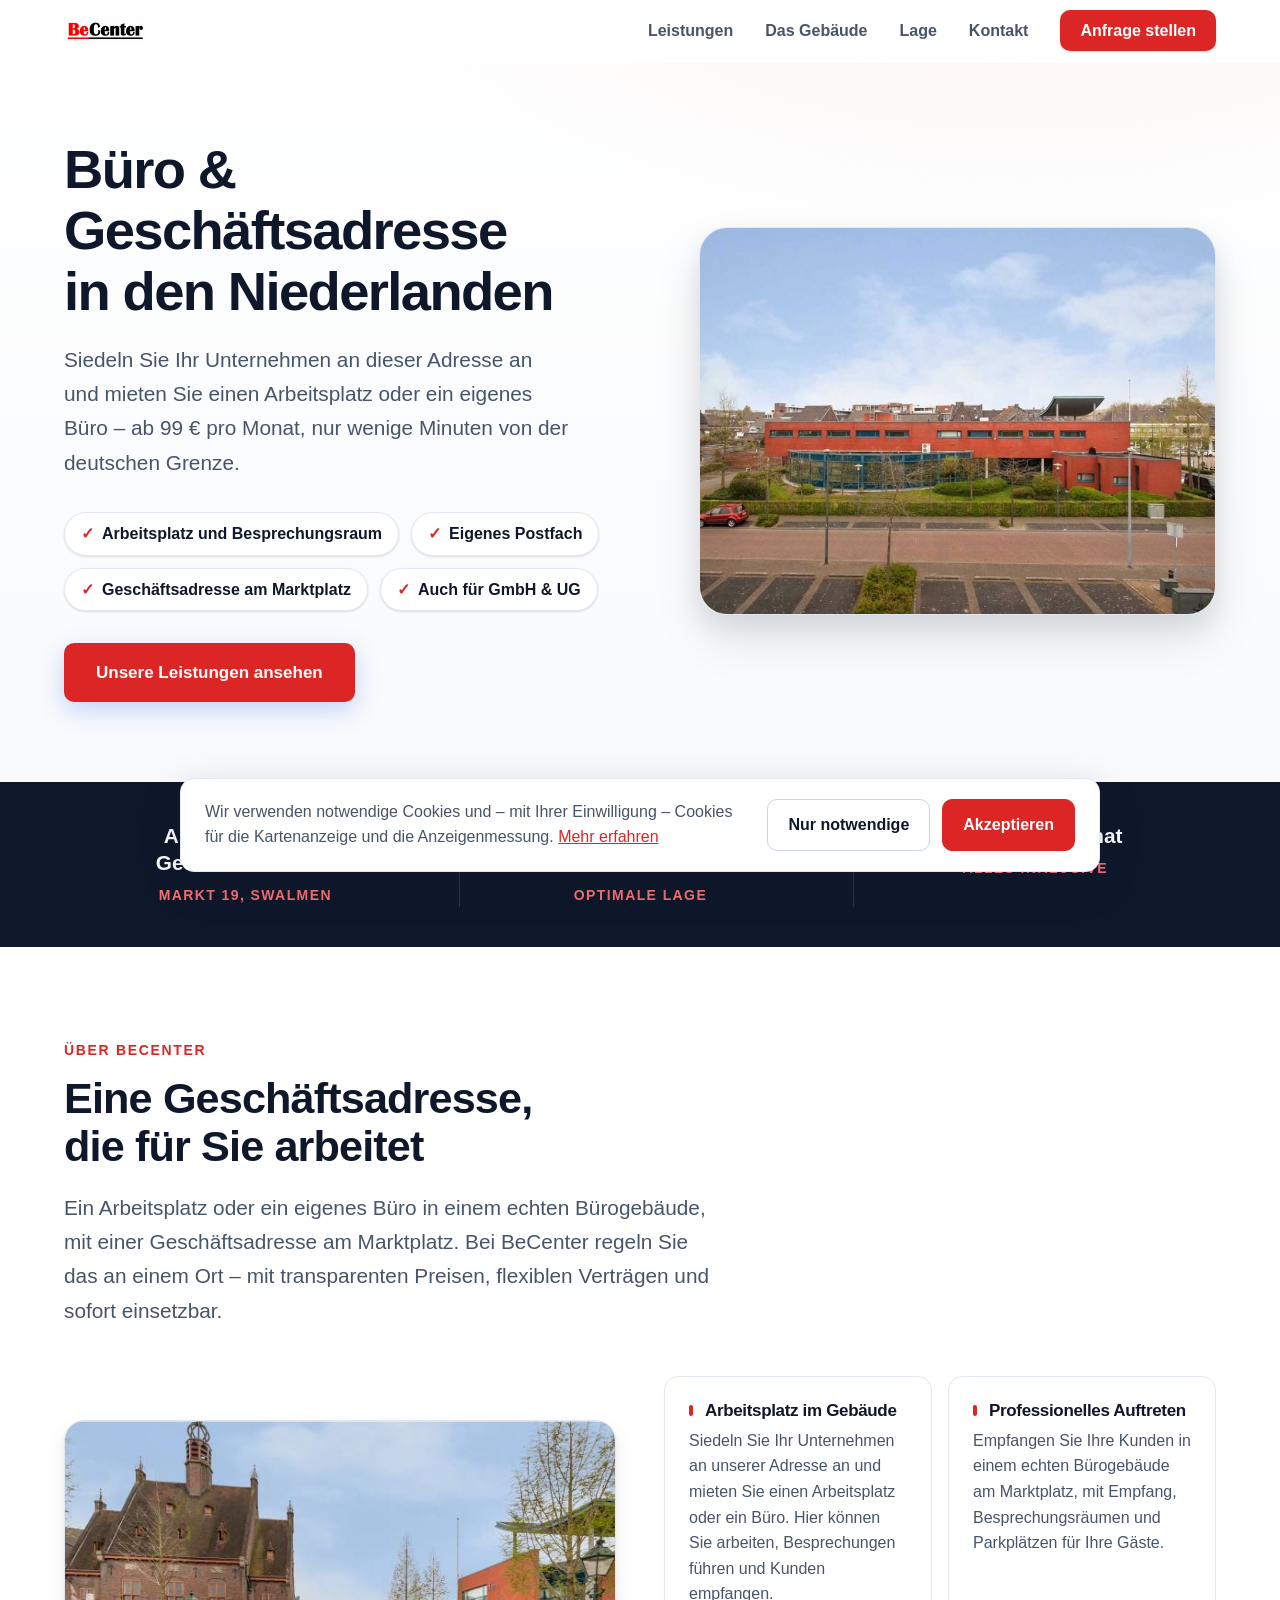
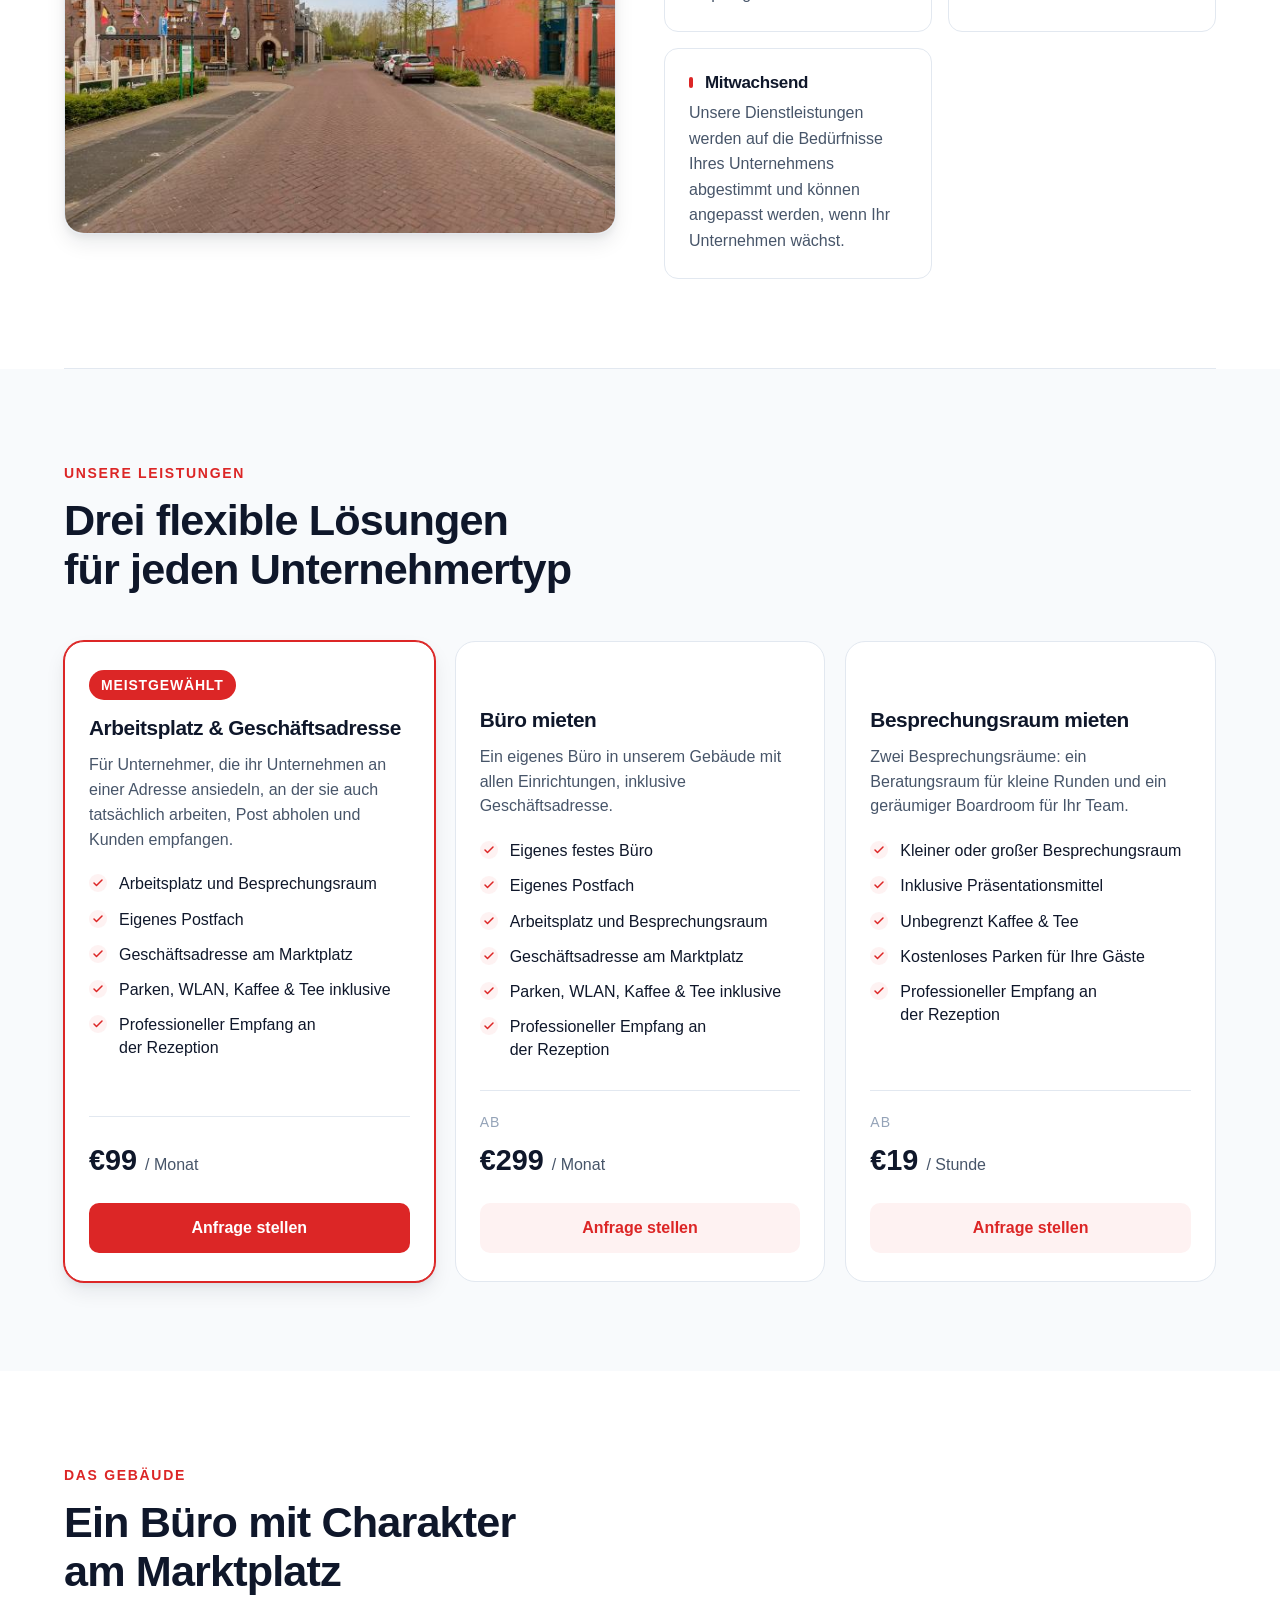
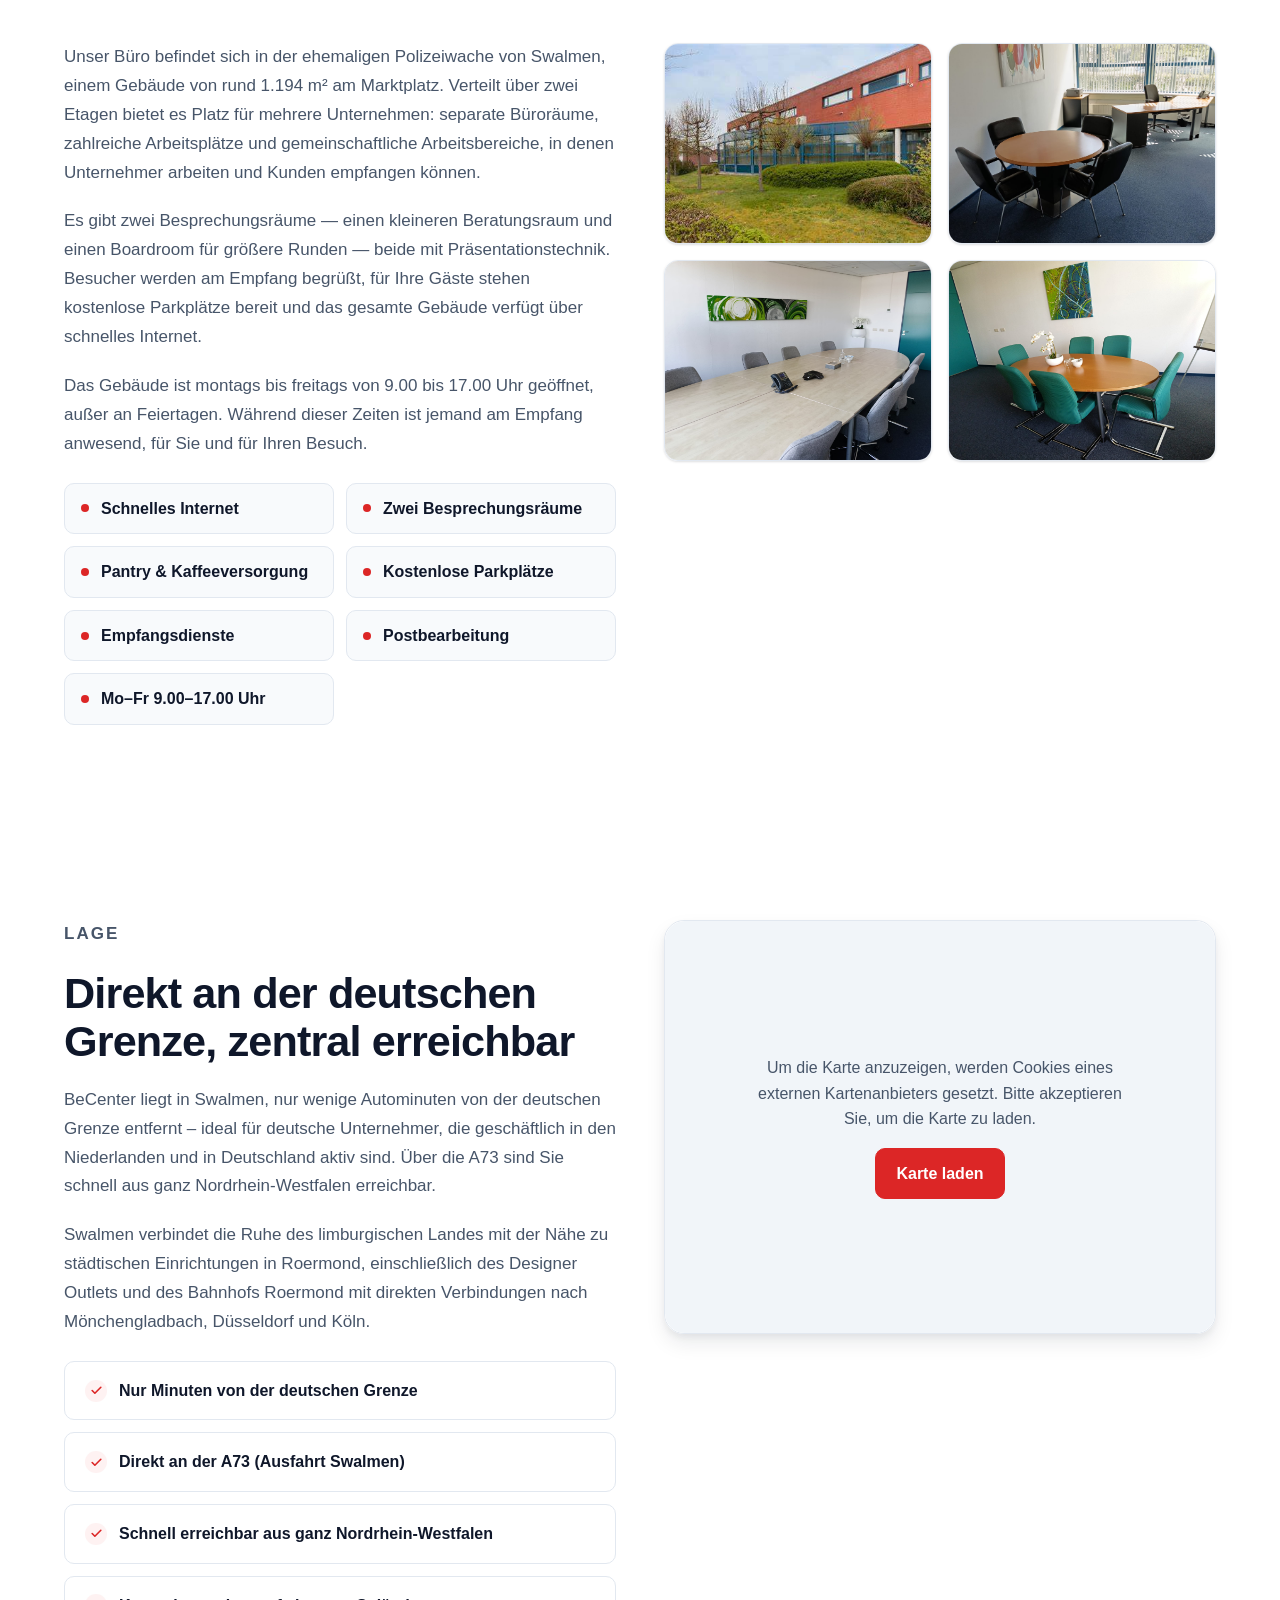
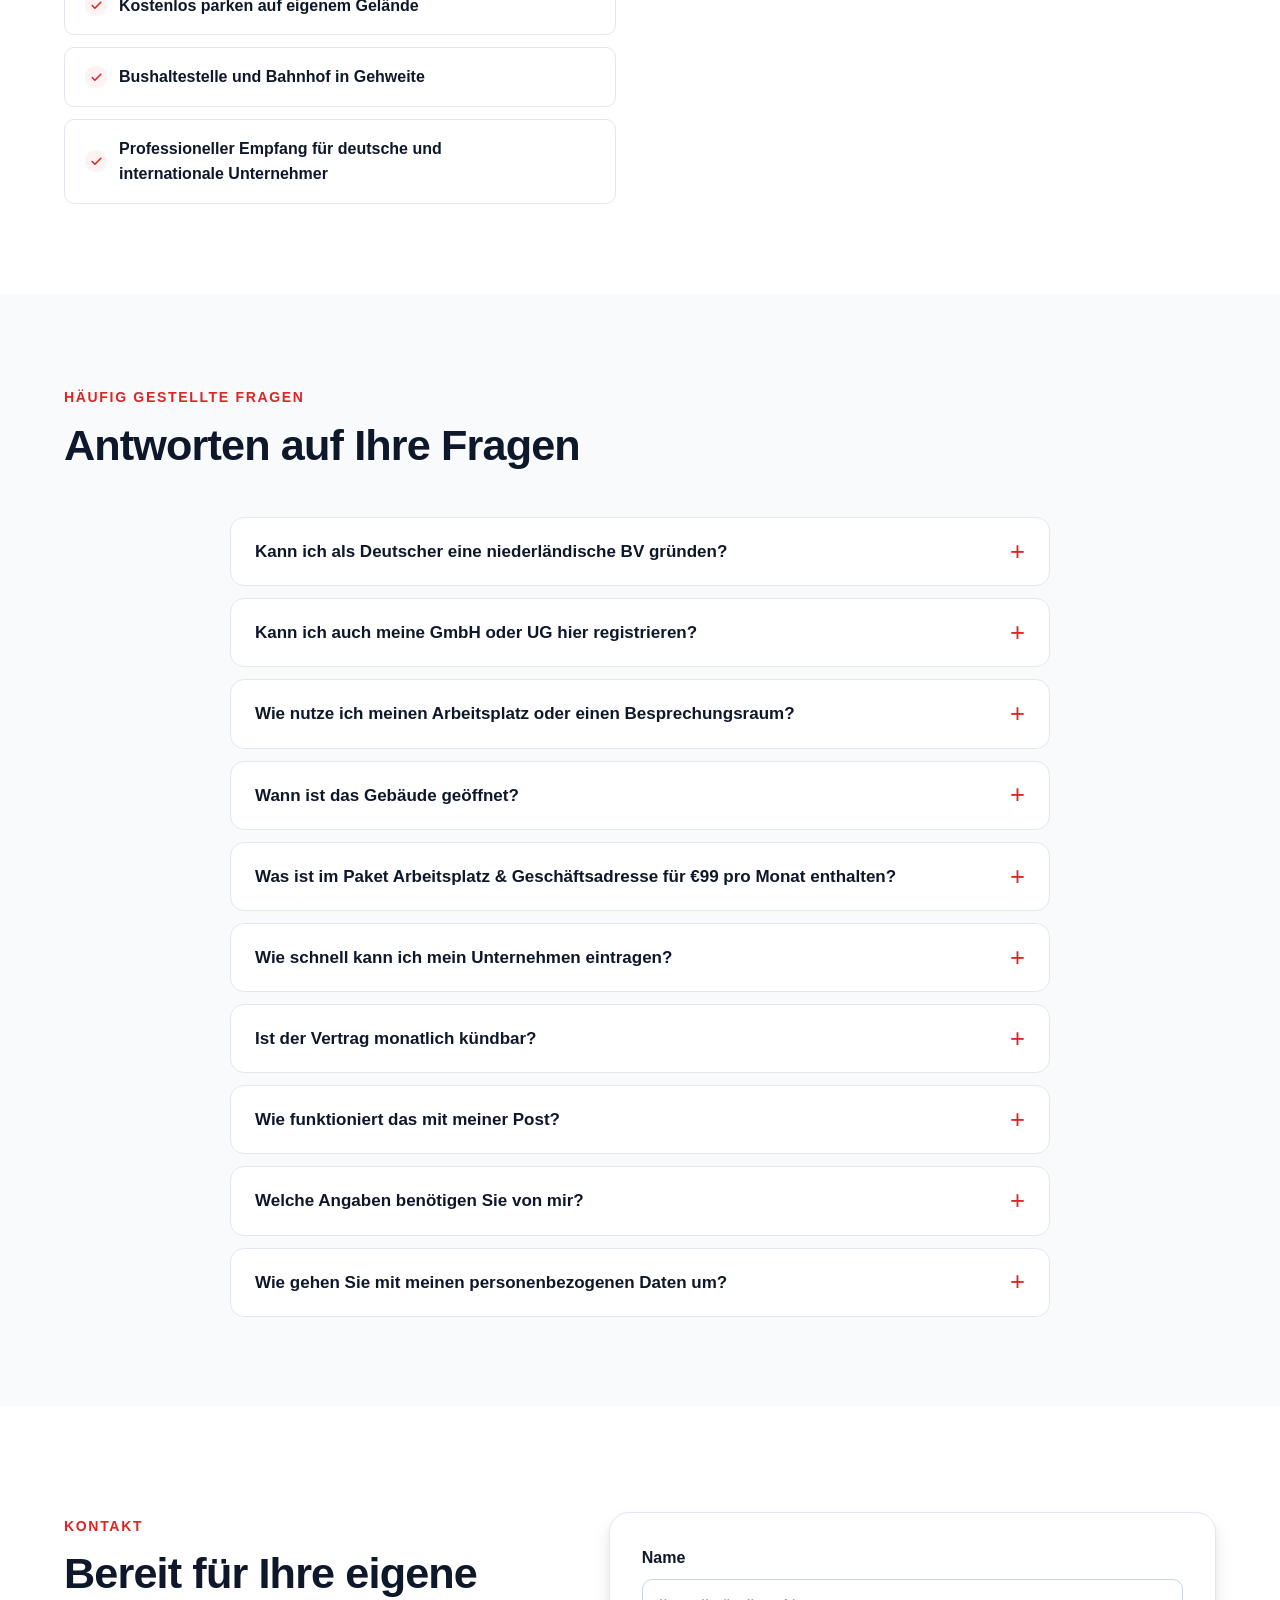
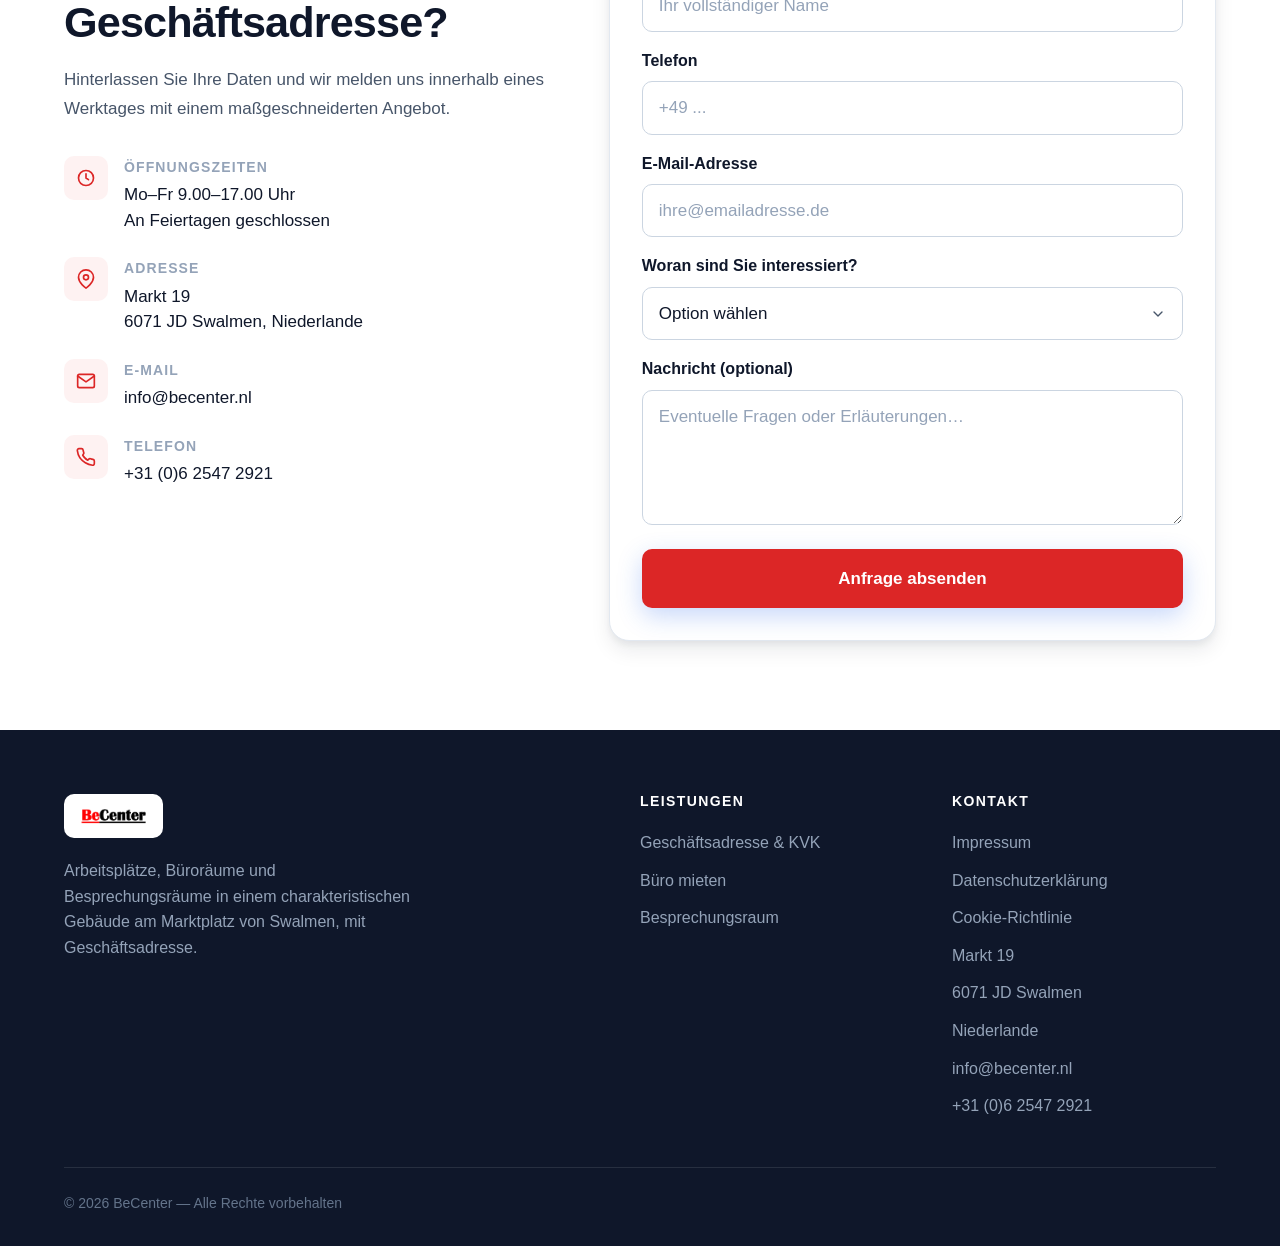
<file: index.html>
<!DOCTYPE html>
<html lang="de">
<head>
  <meta charset="UTF-8">
  <meta name="viewport" content="width=device-width, initial-scale=1.0">
  <title>Büro &amp; Geschäftsadresse in den Niederlanden ab 99 € | BeCenter</title>
  <meta name="description" content="Geschäftsadresse in den Niederlanden für deutsche Unternehmer – ab 99 € pro Monat. Ideal für Ihre niederländische BV, auch für GmbH & UG. Geeignet für die Eintragung bei der niederländischen Handelskammer (KVK), direkt an der deutschen Grenze.">
  <meta name="keywords" content="Büro mieten Niederlande, Arbeitsplatz mieten Limburg, Geschäftsadresse Niederlande, Büroadresse Swalmen, Besprechungsraum mieten Roermond">
  <link rel="icon" href="data:image/svg+xml,%3Csvg xmlns='http://www.w3.org/2000/svg' viewBox='0 0 32 32'%3E%3Crect width='32' height='32' fill='%23ffffff' rx='4'/%3E%3Ctext x='50%25' y='52%25' dominant-baseline='central' text-anchor='middle' font-family='Helvetica%2C Arial%2C sans-serif' font-weight='bold' font-size='17' fill='%23DC2626'%3EBe%3C/text%3E%3C/svg%3E">
  <link rel="stylesheet" href="./base.css?v=3">
  <link rel="stylesheet" href="./style.css?v=3">
</head>
<body id="top">

  <!-- ─── Navigation ─── -->
  <nav id="nav" class="nav" aria-label="Hauptnavigation">
    <div class="nav__inner">
      <a href="#hero" class="nav__logo" aria-label="BeCenter Startseite">
        <img src="./Becenter.png" alt="BeCenter" class="nav__logo-img">
      </a>
      <button id="hamburger" class="nav__hamburger" aria-label="Menü öffnen" aria-expanded="false" aria-controls="nav-links">
        <span></span><span></span><span></span>
      </button>
      <ul id="nav-links" class="nav__links" role="list">
        <li><a href="#diensten" class="nav__link">Leistungen</a></li>
        <li><a href="#pand" class="nav__link">Das Gebäude</a></li>
        <li><a href="#locatie" class="nav__link">Lage</a></li>
        <li><a href="#contact" class="nav__link">Kontakt</a></li>
        <li><a href="#contact" class="nav__cta">Anfrage stellen</a></li>
      </ul>
    </div>
  </nav>

  <!-- ─── Hero ─── -->
  <section id="hero" class="hero">
    <div class="hero__inner">
      <div class="hero__content reveal">
        <h1 class="hero__title">Büro&nbsp;&amp; Geschäftsadresse in den&nbsp;Niederlanden</h1>
        <p class="hero__subtitle">Siedeln Sie Ihr Unternehmen an dieser Adresse an und mieten Sie einen Arbeitsplatz oder ein eigenes Büro – ab 99 € pro Monat, nur wenige Minuten von der deutschen Grenze.</p>
        <div class="hero__trust" aria-label="Merkmale">
          <span class="hero__trust-item">Arbeitsplatz und Besprechungsraum</span>
          <span class="hero__trust-item">Eigenes Postfach</span>
          <span class="hero__trust-item">Geschäftsadresse am Marktplatz</span>
          <span class="hero__trust-item">Auch für GmbH &amp; UG</span>
        </div>
        <div class="hero__actions">
          <a href="#diensten" class="hero__cta">Unsere Leistungen ansehen</a>
        </div>
      </div>
      <div class="hero__image-col reveal">
        <div class="hero__image-wrapper">
          <img src="./geschaeftsadresse-niederlande-swalmen.jpg" alt="Geschäftsadresse Niederlande – BeCenter Bürogebäude in Swalmen bei Roermond" width="760" height="560" loading="eager">
        </div>
      </div>
    </div>
  </section>

  <!-- ─── Stats Bar ─── -->
  <div class="stats" aria-label="Kennzahlen">
    <div class="stats__inner">
      <div>
        <p class="stat__value">Arbeitsplatz und Geschäftsadresse</p>
        <p class="stat__label">Markt 19, Swalmen</p>
      </div>
      <div>
        <p class="stat__value">Nur Minuten von der deutschen Grenze</p>
        <p class="stat__label">Optimale Lage</p>
      </div>
      <div>
        <p class="stat__value">Ab €99 pro Monat</p>
        <p class="stat__label">Alles inklusive</p>
      </div>
    </div>
  </div>

  <!-- ─── About ─── -->
  <section id="about" class="about section">
    <div class="container">
      <p class="section__label">Über BeCenter</p>
      <h2 class="section__title">Eine Geschäftsadresse, die für Sie arbeitet</h2>
      <p class="section__text">Ein Arbeitsplatz oder ein eigenes Büro in einem echten Bürogebäude, mit einer Geschäftsadresse am Marktplatz. Bei BeCenter regeln Sie das an einem Ort – mit transparenten Preisen, flexiblen Verträgen und sofort einsetzbar.</p>
      <div class="about__grid reveal">
        <div class="about__image-wrapper">
          <img src="./buero-marktplatz-swalmen.jpg" alt="Büro mieten am Marktplatz in Swalmen, zentral in den Niederlanden" width="600" height="480" loading="lazy">
          <div class="about__image-accent"></div>
        </div>
        <div class="about__cards">
          <div class="about__card">
            <h3 class="about__card-title">Arbeitsplatz im Gebäude</h3>
            <p class="about__card-desc">Siedeln Sie Ihr Unternehmen an unserer Adresse an und mieten Sie einen Arbeitsplatz oder ein Büro. Hier können Sie arbeiten, Besprechungen führen und Kunden empfangen.</p>
          </div>
          <div class="about__card">
            <h3 class="about__card-title">Professionelles Auftreten</h3>
            <p class="about__card-desc">Empfangen Sie Ihre Kunden in einem echten Bürogebäude am Marktplatz, mit Empfang, Besprechungsräumen und Parkplätzen für Ihre Gäste.</p>
          </div>
          <div class="about__card">
            <h3 class="about__card-title">Mitwachsend</h3>
            <p class="about__card-desc">Unsere Dienstleistungen werden auf die Bedürfnisse Ihres Unternehmens abgestimmt und können angepasst werden, wenn Ihr Unternehmen wächst.</p>
          </div>
        </div>
      </div>
    </div>
  </section>

  <!-- ─── Divider ─── -->
  <div class="divider"><div class="divider__line"></div></div>

  <!-- ─── Services ─── -->
  <section id="diensten" class="services section">
    <div class="container">
      <div class="section__header reveal">
        <p class="section__label">Unsere Leistungen</p>
        <h2 class="section__title">Drei flexible Lösungen für jeden Unternehmertyp</h2>
      </div>
      <div class="services__grid services__grid--four">

        <article class="service-card service-card--featured reveal">
          <p class="service-card__badge">Meistgewählt</p>
          <h3 class="service-card__title">Arbeitsplatz &amp; Geschäftsadresse</h3>
          <p class="service-card__desc">Für Unternehmer, die ihr Unternehmen an einer Adresse ansiedeln, an der sie auch tatsächlich arbeiten, Post abholen und Kunden empfangen.</p>
          <ul class="service-card__features" role="list">
            <li class="service-card__feature">Arbeitsplatz und Besprechungsraum</li>
            <li class="service-card__feature">Eigenes Postfach</li>
            <li class="service-card__feature">Geschäftsadresse am Marktplatz</li>
            <li class="service-card__feature">Parken, WLAN, Kaffee &amp; Tee inklusive</li>
            <li class="service-card__feature">Professioneller Empfang an der Rezeption</li>
          </ul>
          <div class="service-card__price">
            <p class="service-card__price-value">€99 <span class="service-card__price-period">/ Monat</span></p>
          </div>
          <a href="#contact" class="service-card__cta">Anfrage stellen</a>
        </article>

        <article class="service-card reveal">
          <h3 class="service-card__title">Büro mieten</h3>
          <p class="service-card__desc">Ein eigenes Büro in unserem Gebäude mit allen Einrichtungen, inklusive Geschäftsadresse.</p>
          <ul class="service-card__features" role="list">
            <li class="service-card__feature">Eigenes festes Büro</li>
            <li class="service-card__feature">Eigenes Postfach</li>
            <li class="service-card__feature">Arbeitsplatz und Besprechungsraum</li>
            <li class="service-card__feature">Geschäftsadresse am Marktplatz</li>
            <li class="service-card__feature">Parken, WLAN, Kaffee &amp; Tee inklusive</li>
            <li class="service-card__feature">Professioneller Empfang an der Rezeption</li>
          </ul>
          <div class="service-card__price">
            <p class="service-card__price-label">Ab</p>
            <p class="service-card__price-value">€299 <span class="service-card__price-period">/ Monat</span></p>
          </div>
          <a href="#contact" class="service-card__cta">Anfrage stellen</a>
        </article>

        <article class="service-card reveal">
          <h3 class="service-card__title">Besprechungsraum mieten</h3>
          <p class="service-card__desc">Zwei Besprechungsräume: ein Beratungsraum für kleine Runden und ein geräumiger Boardroom für Ihr Team.</p>
          <ul class="service-card__features" role="list">
            <li class="service-card__feature">Kleiner oder großer Besprechungsraum</li>
            <li class="service-card__feature">Inklusive Präsentationsmittel</li>
            <li class="service-card__feature">Unbegrenzt Kaffee &amp; Tee</li>
            <li class="service-card__feature">Kostenloses Parken für Ihre Gäste</li>
            <li class="service-card__feature">Professioneller Empfang an der Rezeption</li>
          </ul>
          <div class="service-card__price">
            <p class="service-card__price-label">Ab</p>
            <p class="service-card__price-value">€19 <span class="service-card__price-period">/ Stunde</span></p>
          </div>
          <a href="#contact" class="service-card__cta">Anfrage stellen</a>
        </article>

        

        

      </div>
    </div>
  </section>

  <!-- ─── Het Pand ─── -->
  <section id="pand" class="pand section">
    <div class="container">
      <p class="section__label">Das Gebäude</p>
      <h2 class="section__title">Ein Büro mit Charakter am Marktplatz</h2>
      <div class="pand__content reveal">
        <div class="pand__text">
          <p>Unser Büro befindet sich in der ehemaligen Polizeiwache von Swalmen, einem Gebäude von rund 1.194 m&#178; am Marktplatz. Verteilt über zwei Etagen bietet es Platz für mehrere Unternehmen: separate Büroräume, zahlreiche Arbeitsplätze und gemeinschaftliche Arbeitsbereiche, in denen Unternehmer arbeiten und Kunden empfangen können.</p>
          <p>Es gibt zwei Besprechungsräume &mdash; einen kleineren Beratungsraum und einen Boardroom für größere Runden &mdash; beide mit Präsentationstechnik. Besucher werden am Empfang begrüßt, für Ihre Gäste stehen kostenlose Parkplätze bereit und das gesamte Gebäude verfügt über schnelles Internet.</p>
          <p>Das Gebäude ist montags bis freitags von 9.00 bis 17.00 Uhr geöffnet, außer an Feiertagen. Während dieser Zeiten ist jemand am Empfang anwesend, für Sie und für Ihren Besuch.</p>
          <div class="pand__facilities">
            <div class="pand__facility">Schnelles Internet</div>
            <div class="pand__facility">Zwei Besprechungsräume</div>
            <div class="pand__facility">Pantry &amp; Kaffeeversorgung</div>
            <div class="pand__facility">Kostenlose Parkplätze</div>
            <div class="pand__facility">Empfangsdienste</div>
            <div class="pand__facility">Postbearbeitung</div>
            <div class="pand__facility">Mo&ndash;Fr 9.00&ndash;17.00 Uhr</div>
          </div>
        </div>
        <div class="pand__gallery">
          <div class="pand__gallery-item"><img src="./buerogebaeude-swalmen-aussenansicht.jpg" alt="Außenansicht des Bürogebäudes von BeCenter in Swalmen" loading="lazy" width="600" height="400"></div>
          <div class="pand__gallery-item"><img src="./bueroraum-mieten-swalmen.jpg"           alt="Büroraum mieten bei BeCenter in den Niederlanden" loading="lazy" width="600" height="400"></div>
          <div class="pand__gallery-item"><img src="./besprechungsraum-boardroom-niederlande.jpg" alt="Großer Besprechungsraum (Boardroom) bei BeCenter Swalmen" loading="lazy" width="600" height="400"></div>
          <div class="pand__gallery-item"><img src="./besprechungsraum-mieten-roermond.jpg"   alt="Besprechungsraum mieten in Roermond bei BeCenter" loading="lazy" width="600" height="400"></div>
        </div>
      </div>
    </div>
  </section>

  <!-- ─── Locatie ─── -->
  <section id="locatie" class="locatie section">
    <div class="container">
      <div class="location__content reveal">
        <div class="location__text">
          <p class="section__label">Lage</p>
          <h2 class="section__title">Direkt an der deutschen Grenze, zentral erreichbar</h2>
          <p>BeCenter liegt in Swalmen, nur wenige Autominuten von der deutschen Grenze entfernt – ideal für deutsche Unternehmer, die geschäftlich in den Niederlanden und in Deutschland aktiv sind. Über die A73 sind Sie schnell aus ganz Nordrhein-Westfalen erreichbar.</p>
          <p>Swalmen verbindet die Ruhe des limburgischen Landes mit der Nähe zu städtischen Einrichtungen in Roermond, einschließlich des Designer Outlets und des Bahnhofs Roermond mit direkten Verbindungen nach Mönchengladbach, Düsseldorf und Köln.</p>
          <ul class="location__highlights" role="list">
            <li class="location__highlight">Nur Minuten von der deutschen Grenze</li>
            <li class="location__highlight">Direkt an der A73 (Ausfahrt Swalmen)</li>
            <li class="location__highlight">Schnell erreichbar aus ganz Nordrhein-Westfalen</li>
            <li class="location__highlight">Kostenlos parken auf eigenem Gelände</li>
            <li class="location__highlight">Bushaltestelle und Bahnhof in Gehweite</li>
            <li class="location__highlight">Professioneller Empfang für deutsche und internationale Unternehmer</li>
          </ul>
        </div>
        <div class="location__map-wrapper">
          <iframe
            data-cookiesrc="https://www.google.com/maps?q=Markt+19,+6071+JD+Swalmen&output=embed&z=8"
            width="600" height="420" style="border:0;" allowfullscreen="" loading="lazy"
            referrerpolicy="no-referrer-when-downgrade"
            title="BeCenter Lage, Markt 19 Swalmen">
          </iframe>
        </div>
      </div>
    </div>
  </section>

  <!-- ─── FAQ ─── -->
  <section id="faq" class="faq section">
    <div class="container">
      <div class="section__header reveal">
        <p class="section__label">Häufig gestellte Fragen</p>
        <h2 class="section__title">Antworten auf Ihre Fragen</h2>
      </div>
      <dl class="faq__list reveal">

        <div class="faq__item">
          <dt><button class="faq__question" aria-expanded="false">Kann ich als Deutscher eine niederländische BV gründen?</button></dt>
          <dd class="faq__answer"><p>Ja. Auch als deutscher Staatsbürger oder mit einem deutschen Unternehmen können Sie eine niederländische BV gründen. Unsere Adresse an Markt 19 in Swalmen dient dabei als offizielle Geschäftsadresse für die Eintragung bei der niederländischen Handelskammer (Kamer van Koophandel, KVK).</p></dd>
        </div>

        <div class="faq__item">
          <dt><button class="faq__question" aria-expanded="false">Kann ich auch meine GmbH oder UG hier registrieren?</button></dt>
          <dd class="faq__answer"><p>Sie siedeln Ihr Unternehmen an der Markt 19 in Swalmen an und mieten dort einen Arbeitsplatz oder ein Büro. Unter dieser Geschäftsadresse tragen Sie sich anschließend ein. Gerne beraten wir Sie persönlich auf Deutsch zu Ihrer Situation.</p></dd>
        </div>

        <div class="faq__item">
          <dt><button class="faq__question" aria-expanded="false">Wie nutze ich meinen Arbeitsplatz oder einen Besprechungsraum?</button></dt>
          <dd class="faq__answer"><p>Als Kunde haben Sie Zugang zu den Arbeitsplätzen und Besprechungsräumen im Gebäude. Reservieren Sie vorab per E-Mail an <a href="mailto:info@becenter.nl">info@becenter.nl</a> oder telefonisch unter <a href="tel:+31625472921">+31 (0)6 2547 2921</a>, dann steht während der Öffnungszeiten ein Platz für Sie bereit. Wir bestätigen am selben Werktag.</p></dd>
        </div>

        <div class="faq__item">
          <dt><button class="faq__question" aria-expanded="false">Wann ist das Gebäude geöffnet?</button></dt>
          <dd class="faq__answer"><p>Montags bis freitags von 9.00 bis 17.00 Uhr, außer an Feiertagen. Während dieser Zeiten ist jemand am Empfang anwesend, und Sie können dort arbeiten, Ihre Post abholen oder Kunden empfangen.</p></dd>
        </div>

        <div class="faq__item">
          <dt><button class="faq__question" aria-expanded="false">Was ist im Paket Arbeitsplatz &amp; Geschäftsadresse für €99 pro Monat enthalten?</button></dt>
          <dd class="faq__answer"><p>Das Paket umfasst: Zugang zu einem Arbeitsplatz und Besprechungsraum vor Ort, ein eigenes Postfach, Empfangsdienste, kostenlose Parkplätze, WLAN, Kaffee und Tee sowie die Geschäftsadresse am Marktplatz. Keine versteckten Kosten.</p></dd>
        </div>

        <div class="faq__item">
          <dt><button class="faq__question" aria-expanded="false">Wie schnell kann ich mein Unternehmen eintragen?</button></dt>
          <dd class="faq__answer"><p>Nach Eingang Ihrer Anfrage und Zahlung senden wir Ihnen innerhalb eines Werktages den Mietvertrag zu. Damit können Sie sich unter dieser Geschäftsadresse eintragen lassen.</p></dd>
        </div>

        

        <div class="faq__item">
          <dt><button class="faq__question" aria-expanded="false">Ist der Vertrag monatlich kündbar?</button></dt>
          <dd class="faq__answer"><p>Ja, alle unsere Abonnements (Geschäftsadresse und Büro) sind monatlich kündbar. Keine langen Verträge, keine versteckten Kosten.</p></dd>
        </div>

        <div class="faq__item">
          <dt><button class="faq__question" aria-expanded="false">Wie funktioniert das mit meiner Post?</button></dt>
          <dd class="faq__answer"><p>Ihre Post liegt in Ihrem eigenen Postfach vor Ort, zu dem Sie während der Öffnungszeiten Zugang haben. Auf Wunsch kann die Post auch weitergeleitet werden.</p></dd>
        </div>

        

        <div class="faq__item">
          <dt><button class="faq__question" aria-expanded="false">Welche Angaben benötigen Sie von mir?</button></dt>
          <dd class="faq__answer"><p>Für die KVK-Eintragung und unsere gesetzliche Prüfung (Wwft) benötigen wir: einen gültigen Ausweis (Reisepass oder Personalausweis) der Geschäftsführer und der wirtschaftlich Berechtigten, Ihre Unternehmensdaten (u.&nbsp;a. Handelsregisternummer) und eine kurze Beschreibung Ihrer Tätigkeit. Zusätzlich führen wir einen Sanktions- und PEP-Abgleich durch. So erfüllen wir die gesetzlichen Vorgaben und schützen Sie und uns vor Missbrauch.</p></dd>
        </div>

        <div class="faq__item">
          <dt><button class="faq__question" aria-expanded="false">Wie gehen Sie mit meinen personenbezogenen Daten um?</button></dt>
          <dd class="faq__answer"><p>Wir verarbeiten nur die Daten, die für die Dienstleistung und unsere gesetzlichen Pflichten erforderlich sind &ndash; sicher und nicht l&auml;nger als zul&auml;ssig. Mehr dazu in unserer <a href="./datenschutz.html">Datenschutzerkl&auml;rung</a>.</p></dd>
        </div>

      </dl>
    </div>
  </section>

  <!-- ─── Contact ─── -->
  <section id="contact" class="contact section">
    <div class="container">
      <div class="contact__content reveal">

        <div class="contact__info">
          <div>
            <p class="section__label">Kontakt</p>
            <h2 class="section__title">Bereit für Ihre eigene Geschäftsadresse?</h2>
            <p style="color: var(--color-text-muted); line-height: 1.7; margin-top: var(--space-4);">Hinterlassen Sie Ihre Daten und wir melden uns innerhalb eines Werktages mit einem maßgeschneiderten Angebot.</p>
          </div>
          <div class="contact__info-item">
            <div class="contact__info-icon">
              <svg width="18" height="18" viewBox="0 0 24 24" fill="none" stroke="currentColor" stroke-width="2" stroke-linecap="round" stroke-linejoin="round" aria-hidden="true"><circle cx="12" cy="12" r="9"/><path d="M12 7v5l3 2"/></svg>
            </div>
            <div>
              <p class="contact__info-label">Öffnungszeiten</p>
              <p class="contact__info-value">Mo&ndash;Fr 9.00&ndash;17.00 Uhr<br>An Feiertagen geschlossen</p>
            </div>
          </div>

          <div class="contact__info-item">
            <div class="contact__info-icon">
              <svg width="18" height="18" viewBox="0 0 24 24" fill="none" stroke="currentColor" stroke-width="2" stroke-linecap="round" stroke-linejoin="round" aria-hidden="true"><path d="M21 10c0 7-9 13-9 13s-9-6-9-13a9 9 0 0 1 18 0z"/><circle cx="12" cy="10" r="3"/></svg>
            </div>
            <div>
              <p class="contact__info-label">Adresse</p>
              <p class="contact__info-value">Markt 19<br>6071 JD Swalmen, Niederlande</p>
            </div>
          </div>
          <div class="contact__info-item">
            <div class="contact__info-icon">
              <svg width="18" height="18" viewBox="0 0 24 24" fill="none" stroke="currentColor" stroke-width="2" stroke-linecap="round" stroke-linejoin="round" aria-hidden="true"><path d="M4 4h16c1.1 0 2 .9 2 2v12c0 1.1-.9 2-2 2H4c-1.1 0-2-.9-2-2V6c0-1.1.9-2 2-2z"/><polyline points="22,6 12,13 2,6"/></svg>
            </div>
            <div>
              <p class="contact__info-label">E-Mail</p>
              <p class="contact__info-value"><a href="mailto:info@becenter.nl">info@becenter.nl</a></p>
            </div>
          </div>
          <div class="contact__info-item">
            <div class="contact__info-icon">
              <svg width="18" height="18" viewBox="0 0 24 24" fill="none" stroke="currentColor" stroke-width="2" stroke-linecap="round" stroke-linejoin="round" aria-hidden="true"><path d="M22 16.92v3a2 2 0 0 1-2.18 2 19.79 19.79 0 0 1-8.63-3.07A19.5 19.5 0 0 1 4.69 13a19.79 19.79 0 0 1-3.07-8.67A2 2 0 0 1 3.56 2h3a2 2 0 0 1 2 1.72c.127.96.361 1.903.7 2.81a2 2 0 0 1-.45 2.11L8.09 9.91a16 16 0 0 0 6 6l1.27-1.27a2 2 0 0 1 2.11-.45c.907.339 1.85.573 2.81.7A2 2 0 0 1 22 16.92z"/></svg>
            </div>
            <div>
              <p class="contact__info-label">Telefon</p>
              <p class="contact__info-value"><a href="tel:+31625472921">+31 (0)6 2547 2921</a></p>
            </div>
          </div>
        </div>

        <form id="contact-form" class="contact__form" novalidate>
          <input type="hidden" name="access_key" value="718c6f82-538b-4ca0-a98d-68ac909993b3">
          <input type="hidden" name="cc" value="info@becenter.nl">
          <input type="hidden" name="subject" value="Neue Anfrage über buroadresseniederlande.com">
          <input type="hidden" name="from_name" value="BeCenter Website DE">

          <div class="form-group">
            <label for="naam">Name</label>
            <input id="naam" name="name" type="text" placeholder="Ihr vollständiger Name" required>
          </div>
          <div class="form-group">
            <label for="telefoon">Telefon</label>
            <input id="telefoon" name="phone" type="tel" placeholder="+49 ...">
          </div>
          <div class="form-group">
            <label for="email">E-Mail-Adresse</label>
            <input id="email" name="email" type="email" placeholder="ihre@emailadresse.de" required>
          </div>
          <div class="form-group">
            <label for="interesse">Woran sind Sie interessiert?</label>
            <select id="interesse" name="interesse" required>
              <option value="" disabled selected>Option wählen</option>
              <option>Arbeitsplatz &amp; Geschäftsadresse (€99 p/M)</option>
              <option>Büro mieten (€299 p/M)</option>
               <option>Besprechungsraum (€19 p/Std)</option>
              
              
              <option>Sonstiges / Mehrere Optionen</option>
            </select>
          </div>
          <div class="form-group">
            <label for="bericht">Nachricht (optional)</label>
            <textarea id="bericht" name="message" rows="4" placeholder="Eventuelle Fragen oder Erläuterungen…"></textarea>
          </div>
          <button type="submit" class="form__submit">Anfrage absenden</button>
        </form>

      </div>
    </div>
  </section>

  <!-- ─── Footer ─── -->
  <footer class="footer">
    <div class="footer__inner">
      <div class="footer__top">
        <div class="footer__brand">
          <div class="footer__brand-logo"><a href="#top" aria-label="Terug naar boven"><img src="./logo.png" alt="BeCenter" class="footer__logo-img"></a></div>
          <p class="footer__brand-desc">Arbeitsplätze, Büroräume und Besprechungsräume in einem charakteristischen Gebäude am Marktplatz von Swalmen, mit Geschäftsadresse.</p>
        </div>
        <div>
          <h3 class="footer__col-title">Leistungen</h3>
          <ul class="footer__links" role="list">
            <li><a href="#diensten">Geschäftsadresse &amp; KVK</a></li>
            <li><a href="#diensten">Büro mieten</a></li>
             <li><a href="#diensten">Besprechungsraum</a></li>
            
            
          </ul>
        </div>
        <div>
          <h3 class="footer__col-title">Kontakt</h3>
          <ul class="footer__links" role="list">
            <li><a href="./impressum.html">Impressum</a></li>
            <li><a href="./datenschutz.html">Datenschutzerklärung</a></li>
            <li><a href="./cookie-richtlinie.html">Cookie-Richtlinie</a></li>
            <li>Markt 19</li>
            <li>6071 JD Swalmen</li>
            <li>Niederlande</li>
            <li><a href="mailto:info@becenter.nl">info@becenter.nl</a></li>
            <li><a href="tel:+31625472921">+31 (0)6 2547 2921</a></li>
          </ul>
        </div>
      </div>
      <div class="footer__bottom">
        <p class="footer__copyright">© 2026 BeCenter — Alle Rechte vorbehalten</p>
      </div>
    </div>
  </footer>

  <script src="./cookie.js?v=3"></script>
  <!-- Google Ads (gtag.js) — laadt ná cookie.js, dus met Consent Mode v2 (standaard: geweigerd) -->
  <script async src="https://www.googletagmanager.com/gtag/js?id=AW-18359968202"></script>
  <script>
    gtag('js', new Date());
    gtag('config', 'AW-18359968202');
    // conversielabel van de conversieactie 'Leadformulier indienen'
    window.ADS_CONVERSION_LABEL = 'hgxpCJvjs-UcEMrD27JE';
  </script>
  <script src="./app.js?v=3"></script>
  <script>
    document.querySelectorAll('.faq__question').forEach(function(btn) {
      btn.addEventListener('click', function() {
        var item = this.closest('.faq__item');
        var isOpen = item.classList.contains('open');
        document.querySelectorAll('.faq__item.open').forEach(function(el) {
          el.classList.remove('open');
          el.querySelector('.faq__question').setAttribute('aria-expanded', 'false');
        });
        if (!isOpen) {
          item.classList.add('open');
          this.setAttribute('aria-expanded', 'true');
        }
      });
    });
  </script>
</body>
</html>
</file>
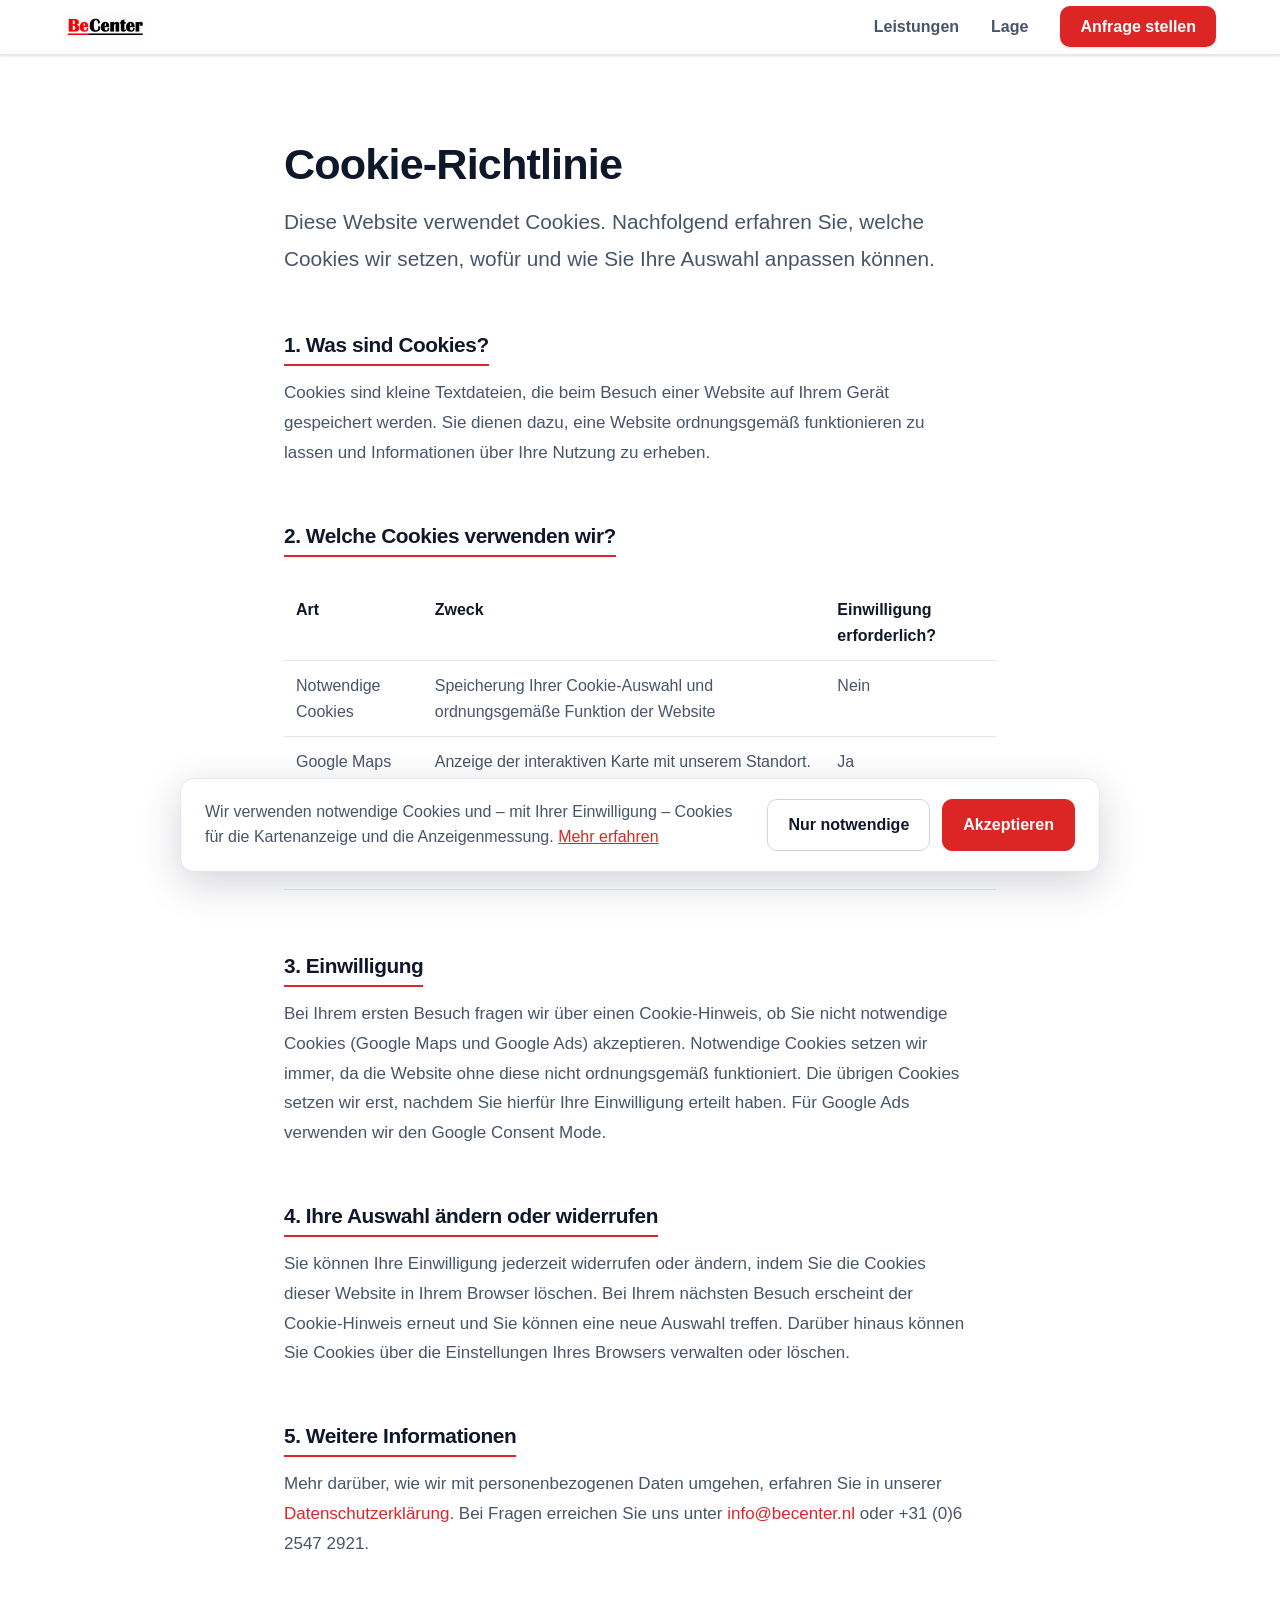
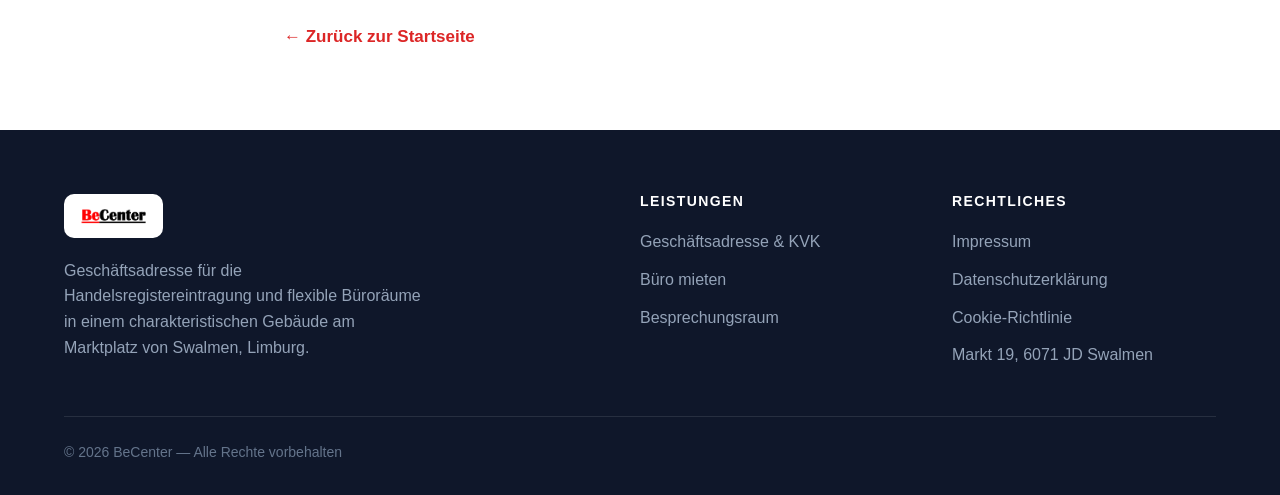
<file: cookie-richtlinie.html>
<!DOCTYPE html>
<html lang="de">
<head>
  <meta charset="UTF-8">
  <meta name="viewport" content="width=device-width, initial-scale=1.0">
  <title>Cookie-Richtlinie — BeCenter | Geschäftsadresse Niederlande</title>
  <meta name="description" content="Cookie-Richtlinie von BeCenter — welche Cookies wir verwenden und warum.">
  <meta name="robots" content="noindex, follow">
  <link rel="icon" href="data:image/svg+xml,%3Csvg xmlns='http://www.w3.org/2000/svg' viewBox='0 0 32 32'%3E%3Crect width='32' height='32' fill='%23ffffff' rx='4'/%3E%3Ctext x='50%25' y='52%25' dominant-baseline='central' text-anchor='middle' font-family='Helvetica%2C Arial%2C sans-serif' font-weight='bold' font-size='17' fill='%23DC2626'%3EBe%3C/text%3E%3C/svg%3E">
  <link rel="stylesheet" href="./base.css">
  <link rel="stylesheet" href="./style.css">
  <style>
    .legal { padding-top: calc(76px + var(--space-16)); padding-bottom: var(--space-20); }
    .legal__inner { max-width: 760px; margin: 0 auto; padding: 0 var(--space-6); }
    .legal h1 { font-size: var(--text-2xl); margin-bottom: var(--space-4); }
    .legal__intro { color: var(--color-text-muted); font-size: var(--text-lg); line-height: 1.7; margin-bottom: var(--space-10); }
    .legal h2 { font-size: var(--text-lg); margin: var(--space-10) 0 var(--space-3); padding-bottom: var(--space-2); border-bottom: 2px solid var(--color-accent); display: inline-block; }
    .legal p { color: var(--color-text-muted); line-height: 1.75; margin-bottom: var(--space-4); }
    .legal strong { color: var(--color-text); }
    .legal a { color: var(--color-accent); }
    .legal table { width: 100%; border-collapse: collapse; margin: var(--space-4) 0 var(--space-6); font-size: var(--text-sm); }
    .legal th, .legal td { text-align: left; padding: var(--space-3); border-bottom: 1px solid var(--color-border); color: var(--color-text-muted); vertical-align: top; }
    .legal th { color: var(--color-text); font-weight: 700; }
    .legal .back { display: inline-flex; align-items: center; gap: var(--space-2); margin-top: var(--space-12); font-weight: 700; color: var(--color-accent); }
  </style>
</head>
<body>

  <nav id="nav" class="nav nav--scrolled" aria-label="Hauptnavigation">
    <div class="nav__inner">
      <a href="./index.html" class="nav__logo" aria-label="BeCenter Startseite"><img src="./Becenter.png" alt="BeCenter" class="nav__logo-img"></a>
      <ul class="nav__links" role="list">
        <li><a href="./index.html#diensten" class="nav__link">Leistungen</a></li>
        <li><a href="./index.html#locatie" class="nav__link">Lage</a></li>
        <li><a href="./index.html#contact" class="nav__cta">Anfrage stellen</a></li>
      </ul>
    </div>
  </nav>

  <section class="legal">
    <div class="legal__inner">
      <h1>Cookie-Richtlinie</h1>
      <p class="legal__intro">Diese Website verwendet Cookies. Nachfolgend erfahren Sie, welche Cookies wir setzen, wofür und wie Sie Ihre Auswahl anpassen können.</p>

      <h2>1. Was sind Cookies?</h2>
      <p>Cookies sind kleine Textdateien, die beim Besuch einer Website auf Ihrem Gerät gespeichert werden. Sie dienen dazu, eine Website ordnungsgemäß funktionieren zu lassen und Informationen über Ihre Nutzung zu erheben.</p>

      <h2>2. Welche Cookies verwenden wir?</h2>
      <table>
        <tr><th>Art</th><th>Zweck</th><th>Einwilligung erforderlich?</th></tr>
        <tr><td>Notwendige Cookies</td><td>Speicherung Ihrer Cookie-Auswahl und ordnungsgemäße Funktion der Website</td><td>Nein</td></tr>
        <tr><td>Google Maps</td><td>Anzeige der interaktiven Karte mit unserem Standort. Google kann dabei Daten verarbeiten</td><td>Ja</td></tr>
        <tr><td>Google Ads</td><td>Messung der Wirksamkeit unserer Anzeigen (Conversion-Messung)</td><td>Ja</td></tr>
      </table>

      <h2>3. Einwilligung</h2>
      <p>Bei Ihrem ersten Besuch fragen wir über einen Cookie-Hinweis, ob Sie nicht notwendige Cookies (Google Maps und Google Ads) akzeptieren. Notwendige Cookies setzen wir immer, da die Website ohne diese nicht ordnungsgemäß funktioniert. Die übrigen Cookies setzen wir erst, nachdem Sie hierfür Ihre Einwilligung erteilt haben. Für Google Ads verwenden wir den Google Consent Mode.</p>

      <h2>4. Ihre Auswahl ändern oder widerrufen</h2>
      <p>Sie können Ihre Einwilligung jederzeit widerrufen oder ändern, indem Sie die Cookies dieser Website in Ihrem Browser löschen. Bei Ihrem nächsten Besuch erscheint der Cookie-Hinweis erneut und Sie können eine neue Auswahl treffen. Darüber hinaus können Sie Cookies über die Einstellungen Ihres Browsers verwalten oder löschen.</p>

      <h2>5. Weitere Informationen</h2>
      <p>Mehr darüber, wie wir mit personenbezogenen Daten umgehen, erfahren Sie in unserer <a href="./datenschutz.html">Datenschutzerklärung</a>. Bei Fragen erreichen Sie uns unter <a href="mailto:info@becenter.nl">info@becenter.nl</a> oder +31 (0)6 2547 2921.</p>

      <a href="./index.html" class="back">← Zurück zur Startseite</a>
    </div>
  </section>

  <footer class="footer">
    <div class="footer__inner">
      <div class="footer__top">
        <div class="footer__brand">
          <div class="footer__brand-logo">
            <img src="./logo.png" alt="BeCenter" class="footer__logo-img">
          </div>
          <p class="footer__brand-desc">Geschäftsadresse für die Handelsregistereintragung und flexible Büroräume in einem charakteristischen Gebäude am Marktplatz von Swalmen, Limburg.</p>
        </div>
        <div>
          <h3 class="footer__col-title">Leistungen</h3>
          <ul class="footer__links" role="list">
            <li><a href="./index.html#diensten">Geschäftsadresse &amp; KVK</a></li>
            <li><a href="./index.html#diensten">Büro mieten</a></li>
            <li><a href="./index.html#diensten">Besprechungsraum</a></li>
          </ul>
        </div>
        <div>
          <h3 class="footer__col-title">Rechtliches</h3>
          <ul class="footer__links" role="list">
            <li><a href="./impressum.html">Impressum</a></li>
            <li><a href="./datenschutz.html">Datenschutzerklärung</a></li>
            <li><a href="./cookie-richtlinie.html">Cookie-Richtlinie</a></li>
            <li>Markt 19, 6071 JD Swalmen</li>
          </ul>
        </div>
      </div>
      <div class="footer__bottom">
        <p class="footer__copyright">© 2026 BeCenter — Alle Rechte vorbehalten</p>
      </div>
    </div>
  </footer>

  <script src="./cookie.js?v=3"></script>
</body>
</html>
</file>
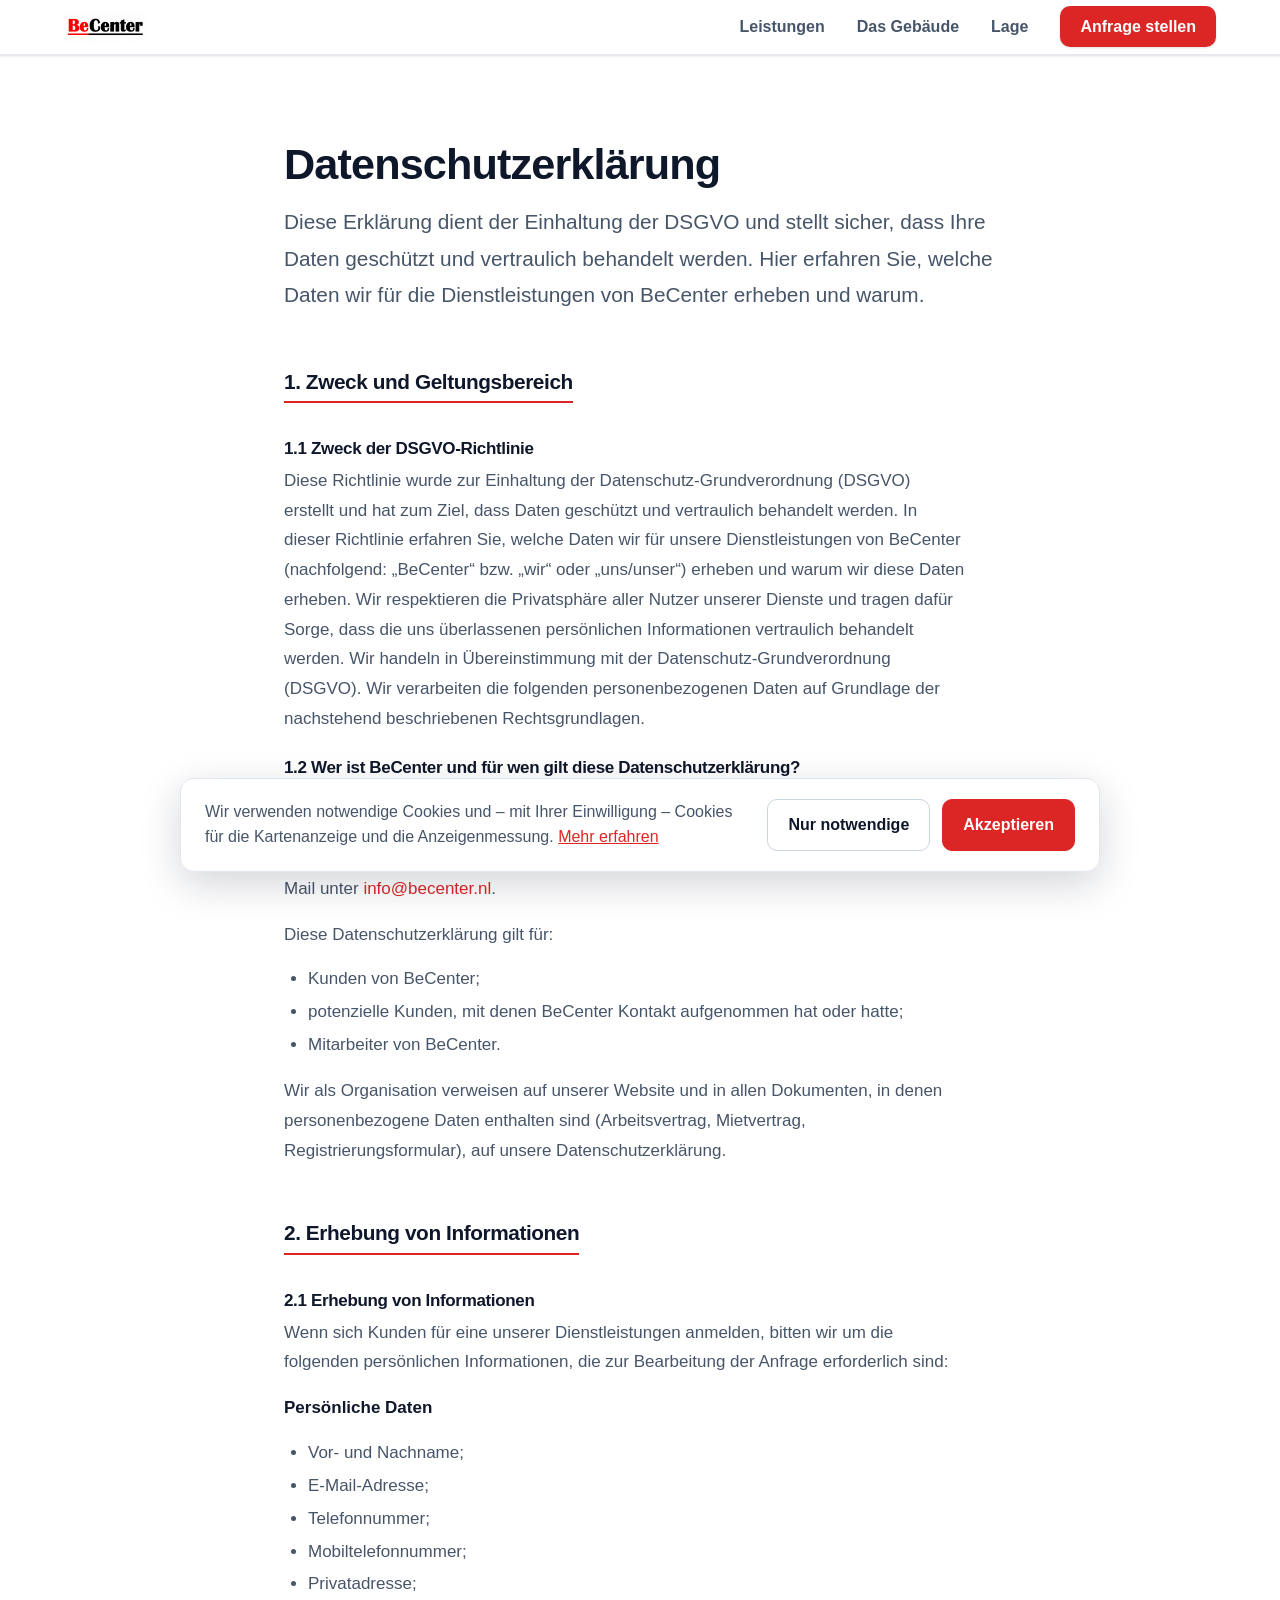
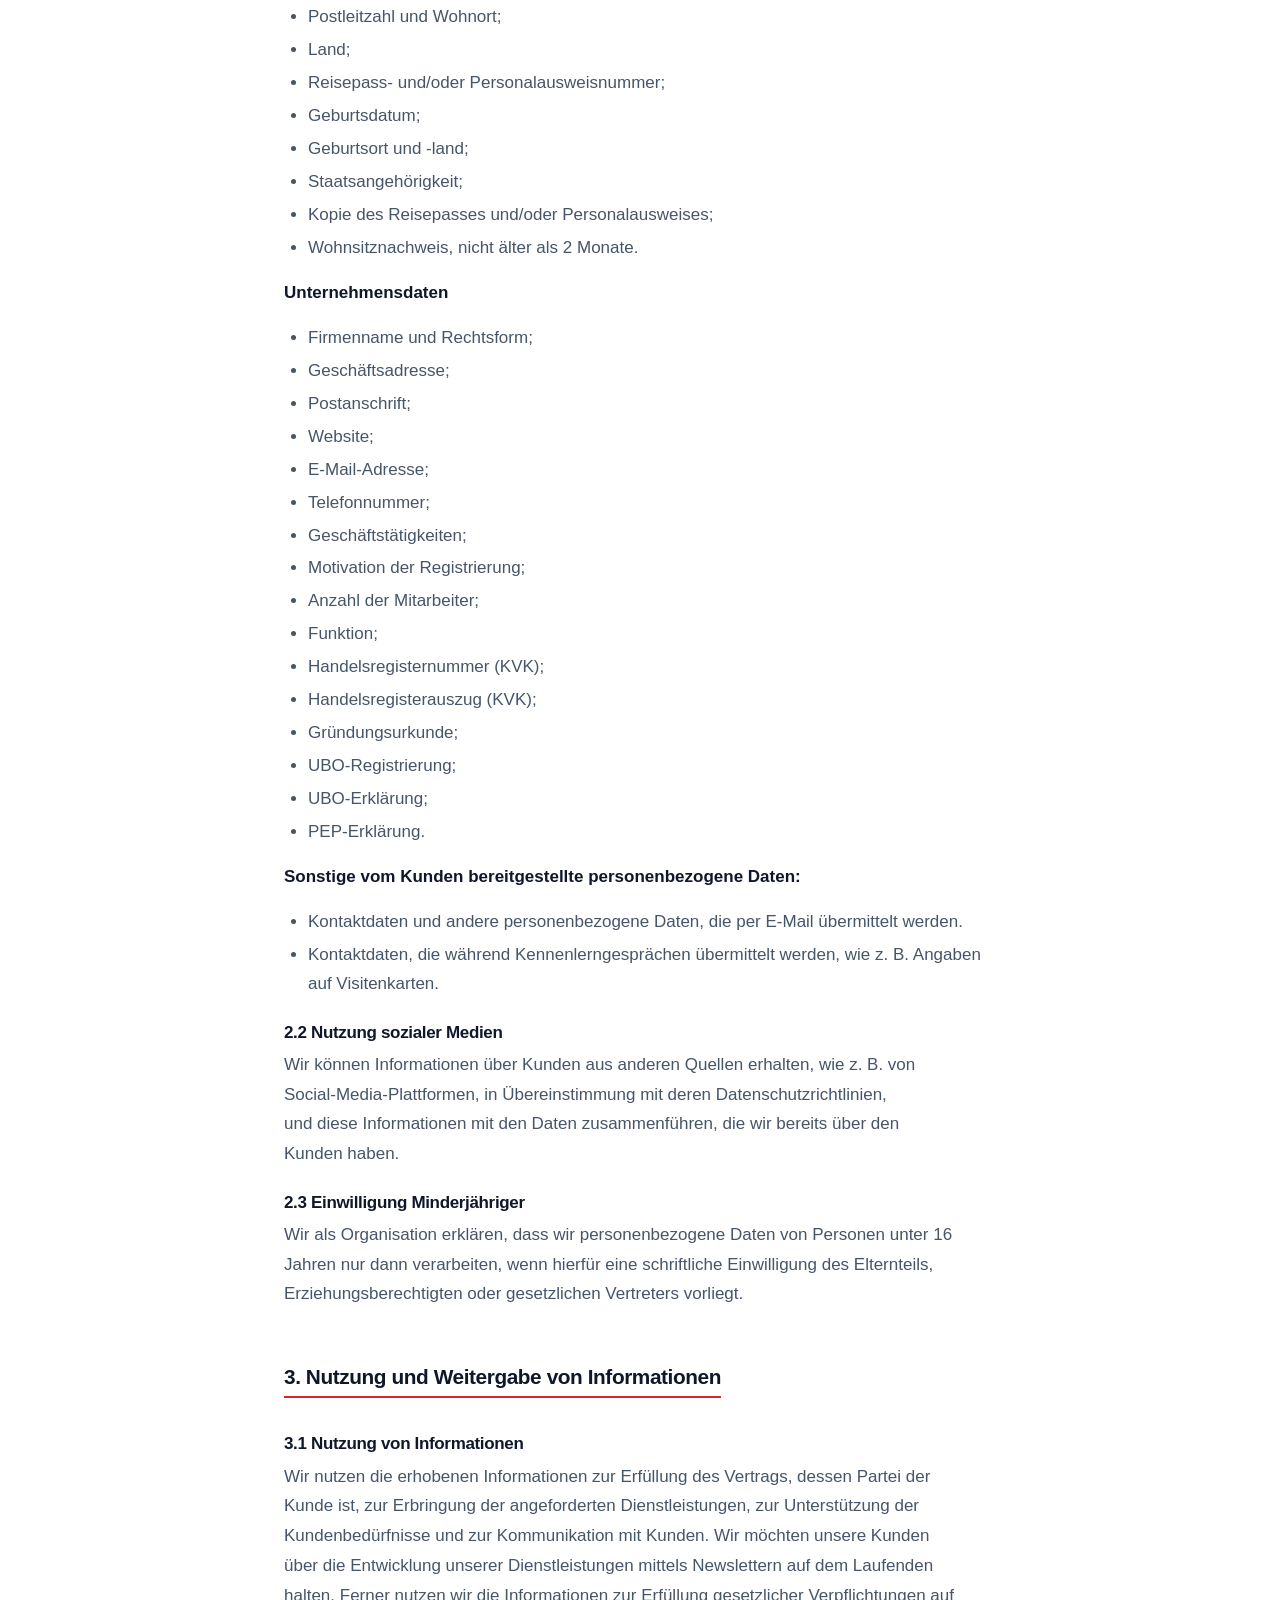
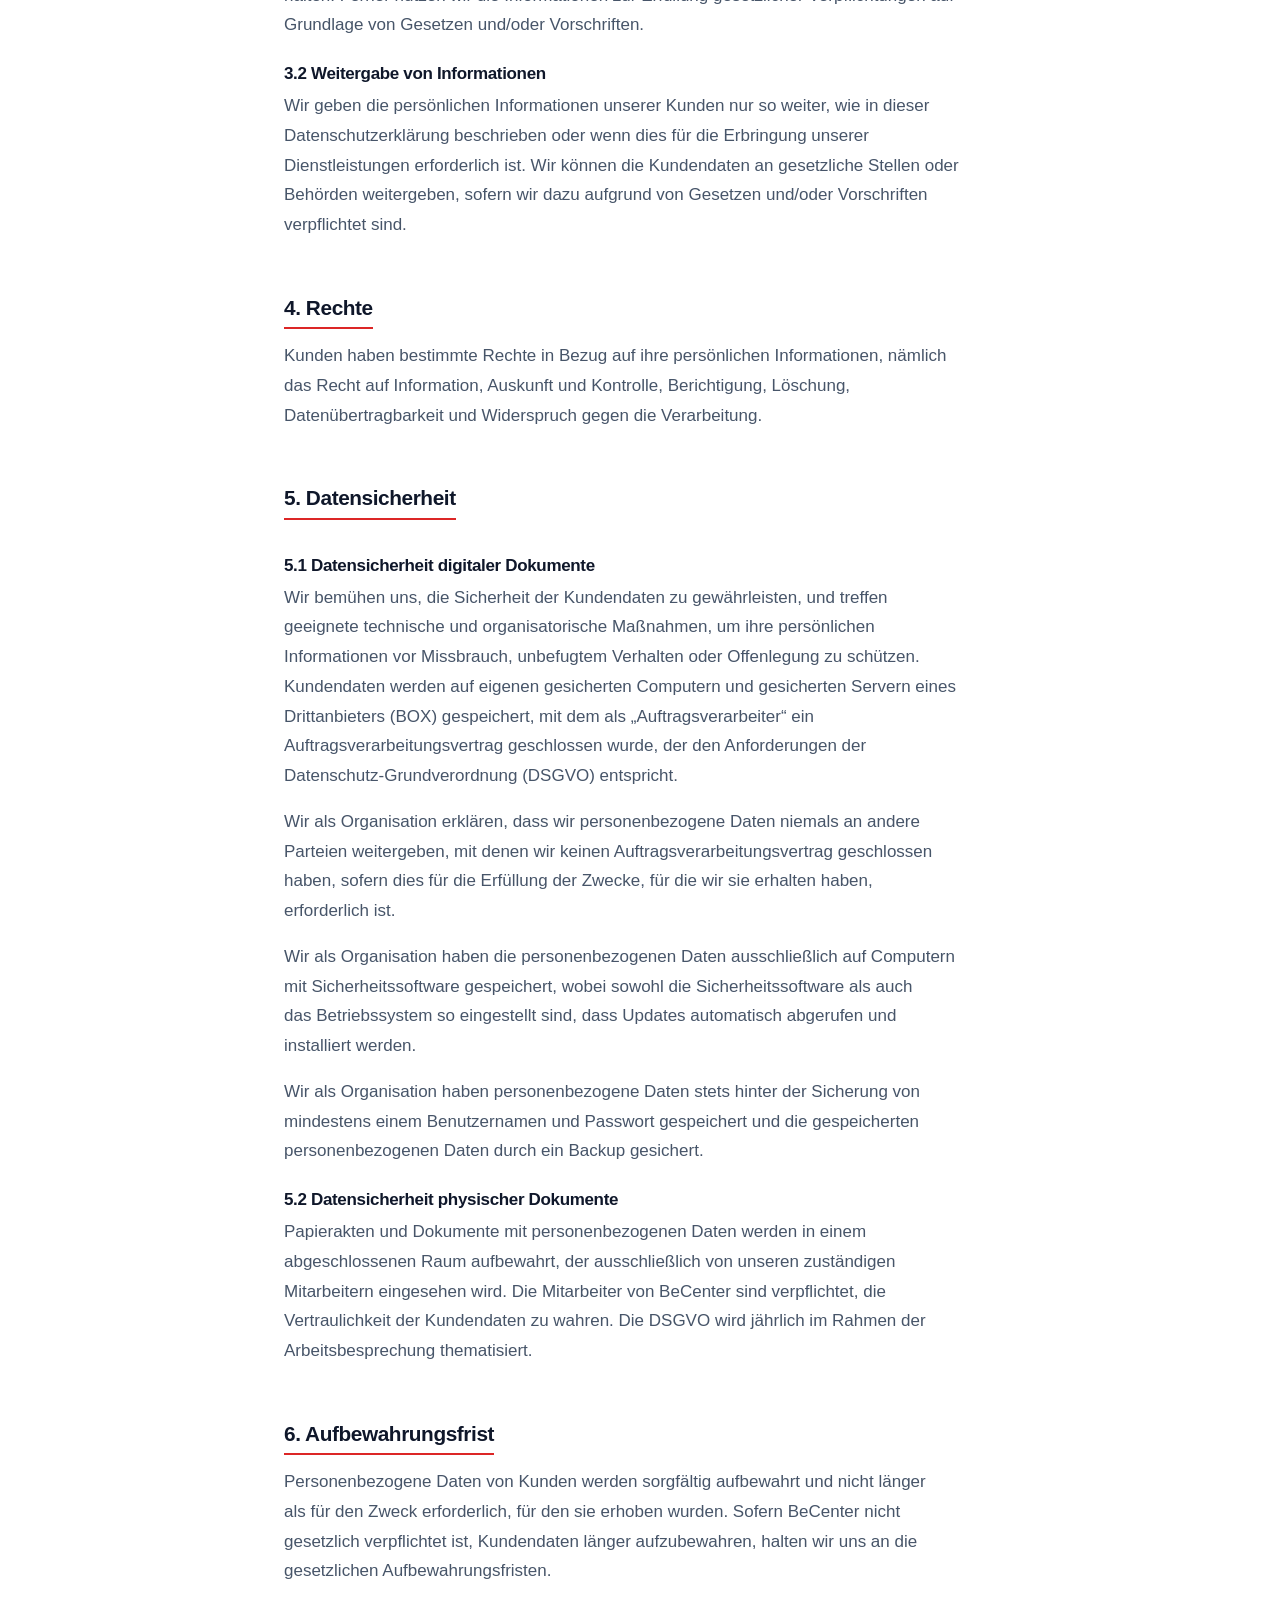
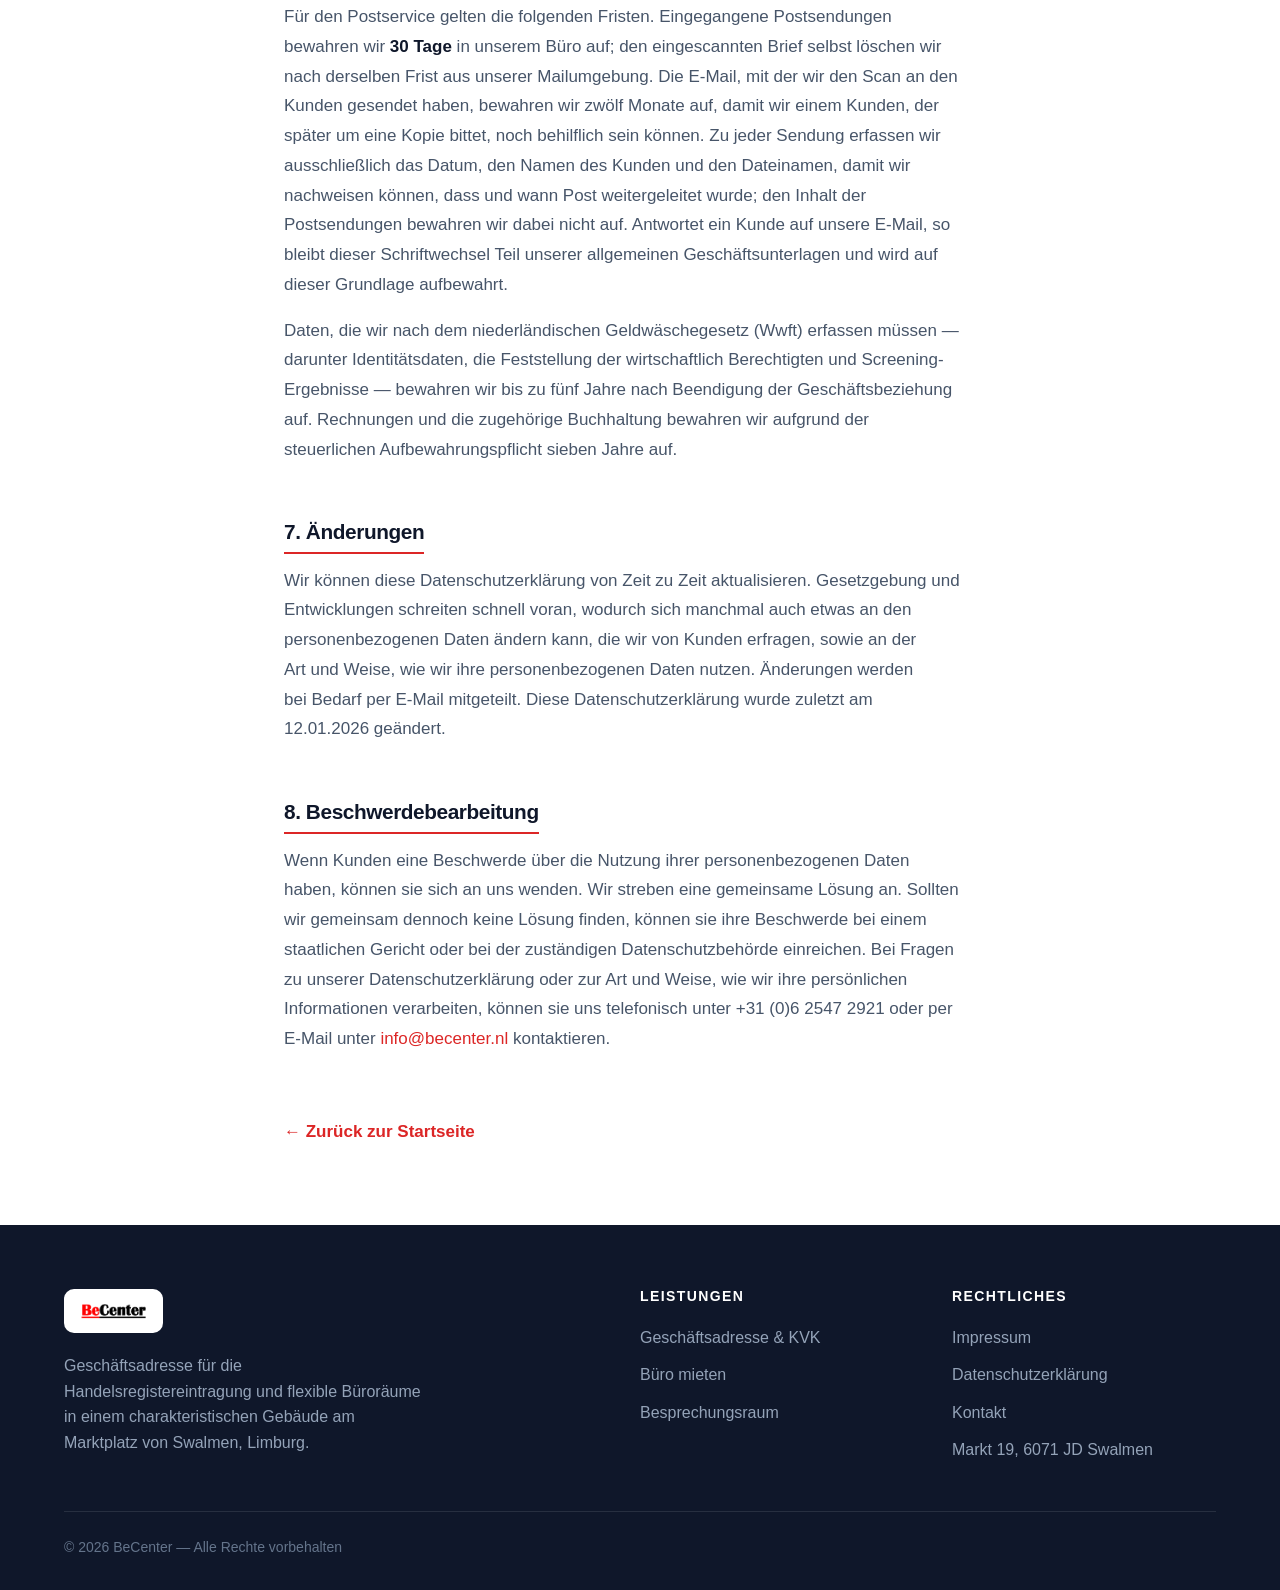
<file: datenschutz.html>
<!DOCTYPE html>
<html lang="de">
<head>
  <meta charset="UTF-8">
  <meta name="viewport" content="width=device-width, initial-scale=1.0">
  <title>Datenschutzerklärung — BeCenter | Geschäftsadresse Niederlande</title>
  <meta name="description" content="Datenschutzerklärung von BeCenter — wie wir Ihre personenbezogenen Daten gemäß DSGVO verarbeiten.">
  <meta name="robots" content="noindex, follow">
  <link rel="icon" href="data:image/svg+xml,%3Csvg xmlns='http://www.w3.org/2000/svg' viewBox='0 0 32 32'%3E%3Crect width='32' height='32' fill='%23ffffff' rx='4'/%3E%3Ctext x='50%25' y='52%25' dominant-baseline='central' text-anchor='middle' font-family='Helvetica%2C Arial%2C sans-serif' font-weight='bold' font-size='17' fill='%23DC2626'%3EBe%3C/text%3E%3C/svg%3E">
  <link rel="stylesheet" href="./base.css">
  <link rel="stylesheet" href="./style.css">
  <style>
    .legal { padding-top: calc(76px + var(--space-16)); padding-bottom: var(--space-20); }
    .legal__inner { max-width: 760px; margin: 0 auto; padding: 0 var(--space-6); }
    .legal h1 { font-size: var(--text-2xl); margin-bottom: var(--space-4); }
    .legal__intro { color: var(--color-text-muted); font-size: var(--text-lg); line-height: 1.7; margin-bottom: var(--space-10); }
    .legal h2 {
      font-size: var(--text-lg); margin: var(--space-10) 0 var(--space-3);
      padding-bottom: var(--space-2); border-bottom: 2px solid var(--color-accent);
      display: inline-block;
    }
    .legal h3 { font-size: var(--text-base); color: var(--color-text); margin: var(--space-6) 0 var(--space-2); }
    .legal p { color: var(--color-text-muted); line-height: 1.75; margin-bottom: var(--space-4); }
    .legal ul { margin: 0 0 var(--space-4) var(--space-6); }
    .legal li { color: var(--color-text-muted); line-height: 1.7; margin-bottom: var(--space-1); }
    .legal strong { color: var(--color-text); }
    .legal a { color: var(--color-accent); }
    .legal .back { display: inline-flex; align-items: center; gap: var(--space-2); margin-top: var(--space-12); font-weight: 700; color: var(--color-accent); }
  </style>
</head>
<body>

  <!-- ─── Navigation ─── -->
  <nav id="nav" class="nav nav--scrolled" aria-label="Hauptnavigation">
    <div class="nav__inner">
      <a href="./index.html" class="nav__logo" aria-label="BeCenter Startseite"><img src="./Becenter.png" alt="BeCenter" class="nav__logo-img"></a>
      <ul class="nav__links" role="list">
        <li><a href="./index.html#diensten" class="nav__link">Leistungen</a></li>
        <li><a href="./index.html#pand" class="nav__link">Das Gebäude</a></li>
        <li><a href="./index.html#locatie" class="nav__link">Lage</a></li>
        <li><a href="./index.html#contact" class="nav__cta">Anfrage stellen</a></li>
      </ul>
    </div>
  </nav>

  <!-- ─── Datenschutz ─── -->
  <section class="legal">
    <div class="legal__inner">
      <h1>Datenschutzerklärung</h1>
      <p class="legal__intro">Diese Erklärung dient der Einhaltung der DSGVO und stellt sicher, dass Ihre Daten geschützt und vertraulich behandelt werden. Hier erfahren Sie, welche Daten wir für die Dienstleistungen von BeCenter erheben und warum.</p>

      <h2>1. Zweck und Geltungsbereich</h2>
      <h3>1.1 Zweck der DSGVO-Richtlinie</h3>
      <p>Diese Richtlinie wurde zur Einhaltung der Datenschutz-Grundverordnung (DSGVO) erstellt und hat zum Ziel, dass Daten geschützt und vertraulich behandelt werden. In dieser Richtlinie erfahren Sie, welche Daten wir für unsere Dienstleistungen von BeCenter (nachfolgend: „BeCenter“ bzw. „wir“ oder „uns/unser“) erheben und warum wir diese Daten erheben. Wir respektieren die Privatsphäre aller Nutzer unserer Dienste und tragen dafür Sorge, dass die uns überlassenen persönlichen Informationen vertraulich behandelt werden. Wir handeln in Übereinstimmung mit der Datenschutz-Grundverordnung (DSGVO). Wir verarbeiten die folgenden personenbezogenen Daten auf Grundlage der nachstehend beschriebenen Rechtsgrundlagen.</p>

      <h3>1.2 Wer ist BeCenter und für wen gilt diese Datenschutzerklärung?</h3>
      <p>BeCenter ist ansässig und geschäftsführend unter Markt 19, 6071 JD Swalmen (Niederlande) und im Handelsregister der Kamer van Koophandel unter der Nummer 70467110 eingetragen. Sie erreichen uns telefonisch unter +31 (0)6 2547 2921 und per E-Mail unter <a href="mailto:info@becenter.nl">info@becenter.nl</a>.</p>
      <p>Diese Datenschutzerklärung gilt für:</p>
      <ul>
        <li>Kunden von BeCenter;</li>
        <li>potenzielle Kunden, mit denen BeCenter Kontakt aufgenommen hat oder hatte;</li>
        <li>Mitarbeiter von BeCenter.</li>
      </ul>
      <p>Wir als Organisation verweisen auf unserer Website und in allen Dokumenten, in denen personenbezogene Daten enthalten sind (Arbeitsvertrag, Mietvertrag, Registrierungsformular), auf unsere Datenschutzerklärung.</p>

      <h2>2. Erhebung von Informationen</h2>
      <h3>2.1 Erhebung von Informationen</h3>
      <p>Wenn sich Kunden für eine unserer Dienstleistungen anmelden, bitten wir um die folgenden persönlichen Informationen, die zur Bearbeitung der Anfrage erforderlich sind:</p>
      <p><strong>Persönliche Daten</strong></p>
      <ul>
        <li>Vor- und Nachname;</li>
        <li>E-Mail-Adresse;</li>
        <li>Telefonnummer;</li>
        <li>Mobiltelefonnummer;</li>
        <li>Privatadresse;</li>
        <li>Postleitzahl und Wohnort;</li>
        <li>Land;</li>
        <li>Reisepass- und/oder Personalausweisnummer;</li>
        <li>Geburtsdatum;</li>
        <li>Geburtsort und -land;</li>
        <li>Staatsangehörigkeit;</li>
        <li>Kopie des Reisepasses und/oder Personalausweises;</li>
        <li>Wohnsitznachweis, nicht älter als 2 Monate.</li>
      </ul>
      <p><strong>Unternehmensdaten</strong></p>
      <ul>
        <li>Firmenname und Rechtsform;</li>
        <li>Geschäftsadresse;</li>
        <li>Postanschrift;</li>
        <li>Website;</li>
        <li>E-Mail-Adresse;</li>
        <li>Telefonnummer;</li>
        <li>Geschäftstätigkeiten;</li>
        <li>Motivation der Registrierung;</li>
        <li>Anzahl der Mitarbeiter;</li>
        <li>Funktion;</li>
        <li>Handelsregisternummer (KVK);</li>
        <li>Handelsregisterauszug (KVK);</li>
        <li>Gründungsurkunde;</li>
        <li>UBO-Registrierung;</li>
        <li>UBO-Erklärung;</li>
        <li>PEP-Erklärung.</li>
      </ul>
      <p><strong>Sonstige vom Kunden bereitgestellte personenbezogene Daten:</strong></p>
      <ul>
        <li>Kontaktdaten und andere personenbezogene Daten, die per E-Mail übermittelt werden.</li>
        <li>Kontaktdaten, die während Kennenlerngesprächen übermittelt werden, wie z. B. Angaben auf Visitenkarten.</li>
      </ul>

      <h3>2.2 Nutzung sozialer Medien</h3>
      <p>Wir können Informationen über Kunden aus anderen Quellen erhalten, wie z. B. von Social-Media-Plattformen, in Übereinstimmung mit deren Datenschutzrichtlinien, und diese Informationen mit den Daten zusammenführen, die wir bereits über den Kunden haben.</p>

      <h3>2.3 Einwilligung Minderjähriger</h3>
      <p>Wir als Organisation erklären, dass wir personenbezogene Daten von Personen unter 16 Jahren nur dann verarbeiten, wenn hierfür eine schriftliche Einwilligung des Elternteils, Erziehungsberechtigten oder gesetzlichen Vertreters vorliegt.</p>

      <h2>3. Nutzung und Weitergabe von Informationen</h2>
      <h3>3.1 Nutzung von Informationen</h3>
      <p>Wir nutzen die erhobenen Informationen zur Erfüllung des Vertrags, dessen Partei der Kunde ist, zur Erbringung der angeforderten Dienstleistungen, zur Unterstützung der Kundenbedürfnisse und zur Kommunikation mit Kunden. Wir möchten unsere Kunden über die Entwicklung unserer Dienstleistungen mittels Newslettern auf dem Laufenden halten. Ferner nutzen wir die Informationen zur Erfüllung gesetzlicher Verpflichtungen auf Grundlage von Gesetzen und/oder Vorschriften.</p>

      <h3>3.2 Weitergabe von Informationen</h3>
      <p>Wir geben die persönlichen Informationen unserer Kunden nur so weiter, wie in dieser Datenschutzerklärung beschrieben oder wenn dies für die Erbringung unserer Dienstleistungen erforderlich ist. Wir können die Kundendaten an gesetzliche Stellen oder Behörden weitergeben, sofern wir dazu aufgrund von Gesetzen und/oder Vorschriften verpflichtet sind.</p>

      <h2>4. Rechte</h2>
      <p>Kunden haben bestimmte Rechte in Bezug auf ihre persönlichen Informationen, nämlich das Recht auf Information, Auskunft und Kontrolle, Berichtigung, Löschung, Datenübertragbarkeit und Widerspruch gegen die Verarbeitung.</p>

      <h2>5. Datensicherheit</h2>
      <h3>5.1 Datensicherheit digitaler Dokumente</h3>
      <p>Wir bemühen uns, die Sicherheit der Kundendaten zu gewährleisten, und treffen geeignete technische und organisatorische Maßnahmen, um ihre persönlichen Informationen vor Missbrauch, unbefugtem Verhalten oder Offenlegung zu schützen. Kundendaten werden auf eigenen gesicherten Computern und gesicherten Servern eines Drittanbieters (BOX) gespeichert, mit dem als „Auftragsverarbeiter“ ein Auftragsverarbeitungsvertrag geschlossen wurde, der den Anforderungen der Datenschutz-Grundverordnung (DSGVO) entspricht.</p>
      <p>Wir als Organisation erklären, dass wir personenbezogene Daten niemals an andere Parteien weitergeben, mit denen wir keinen Auftragsverarbeitungsvertrag geschlossen haben, sofern dies für die Erfüllung der Zwecke, für die wir sie erhalten haben, erforderlich ist.</p>
      <p>Wir als Organisation haben die personenbezogenen Daten ausschließlich auf Computern mit Sicherheitssoftware gespeichert, wobei sowohl die Sicherheitssoftware als auch das Betriebssystem so eingestellt sind, dass Updates automatisch abgerufen und installiert werden.</p>
      <p>Wir als Organisation haben personenbezogene Daten stets hinter der Sicherung von mindestens einem Benutzernamen und Passwort gespeichert und die gespeicherten personenbezogenen Daten durch ein Backup gesichert.</p>

      <h3>5.2 Datensicherheit physischer Dokumente</h3>
      <p>Papierakten und Dokumente mit personenbezogenen Daten werden in einem abgeschlossenen Raum aufbewahrt, der ausschließlich von unseren zuständigen Mitarbeitern eingesehen wird. Die Mitarbeiter von BeCenter sind verpflichtet, die Vertraulichkeit der Kundendaten zu wahren. Die DSGVO wird jährlich im Rahmen der Arbeitsbesprechung thematisiert.</p>

      <h2>6. Aufbewahrungsfrist</h2>
      <p>Personenbezogene Daten von Kunden werden sorgfältig aufbewahrt und nicht länger als für den Zweck erforderlich, für den sie erhoben wurden. Sofern BeCenter nicht gesetzlich verpflichtet ist, Kundendaten länger aufzubewahren, halten wir uns an die gesetzlichen Aufbewahrungsfristen.</p>
      <p>Für den Postservice gelten die folgenden Fristen. Eingegangene Postsendungen bewahren wir <strong>30 Tage</strong> in unserem Büro auf; den eingescannten Brief selbst löschen wir nach derselben Frist aus unserer Mailumgebung. Die E-Mail, mit der wir den Scan an den Kunden gesendet haben, bewahren wir zwölf Monate auf, damit wir einem Kunden, der später um eine Kopie bittet, noch behilflich sein können. Zu jeder Sendung erfassen wir ausschließlich das Datum, den Namen des Kunden und den Dateinamen, damit wir nachweisen können, dass und wann Post weitergeleitet wurde; den Inhalt der Postsendungen bewahren wir dabei nicht auf. Antwortet ein Kunde auf unsere E-Mail, so bleibt dieser Schriftwechsel Teil unserer allgemeinen Geschäftsunterlagen und wird auf dieser Grundlage aufbewahrt.</p>
      <p>Daten, die wir nach dem niederländischen Geldwäschegesetz (Wwft) erfassen müssen — darunter Identitätsdaten, die Feststellung der wirtschaftlich Berechtigten und Screening-Ergebnisse — bewahren wir bis zu fünf Jahre nach Beendigung der Geschäftsbeziehung auf. Rechnungen und die zugehörige Buchhaltung bewahren wir aufgrund der steuerlichen Aufbewahrungspflicht sieben Jahre auf.</p>

      <h2>7. Änderungen</h2>
      <p>Wir können diese Datenschutzerklärung von Zeit zu Zeit aktualisieren. Gesetzgebung und Entwicklungen schreiten schnell voran, wodurch sich manchmal auch etwas an den personenbezogenen Daten ändern kann, die wir von Kunden erfragen, sowie an der Art und Weise, wie wir ihre personenbezogenen Daten nutzen. Änderungen werden bei Bedarf per E-Mail mitgeteilt. Diese Datenschutzerklärung wurde zuletzt am 12.01.2026 geändert.</p>

      <h2>8. Beschwerdebearbeitung</h2>
      <p>Wenn Kunden eine Beschwerde über die Nutzung ihrer personenbezogenen Daten haben, können sie sich an uns wenden. Wir streben eine gemeinsame Lösung an. Sollten wir gemeinsam dennoch keine Lösung finden, können sie ihre Beschwerde bei einem staatlichen Gericht oder bei der zuständigen Datenschutzbehörde einreichen. Bei Fragen zu unserer Datenschutzerklärung oder zur Art und Weise, wie wir ihre persönlichen Informationen verarbeiten, können sie uns telefonisch unter +31 (0)6 2547 2921 oder per E-Mail unter <a href="mailto:info@becenter.nl">info@becenter.nl</a> kontaktieren.</p>

      <a href="./index.html" class="back">← Zurück zur Startseite</a>
    </div>
  </section>

  <!-- ─── Footer ─── -->
  <footer class="footer">
    <div class="footer__inner">
      <div class="footer__top">
        <div class="footer__brand">
          <div class="footer__brand-logo">
            <img src="./logo.png" alt="BeCenter" class="footer__logo-img">
          </div>
          <p class="footer__brand-desc">Geschäftsadresse für die Handelsregistereintragung und flexible Büroräume in einem charakteristischen Gebäude am Marktplatz von Swalmen, Limburg.</p>
        </div>
        <div>
          <h3 class="footer__col-title">Leistungen</h3>
          <ul class="footer__links" role="list">
            <li><a href="./index.html#diensten">Geschäftsadresse &amp; KVK</a></li>
            <li><a href="./index.html#diensten">Büro mieten</a></li>
            <li><a href="./index.html#diensten">Besprechungsraum</a></li>
          </ul>
        </div>
        <div>
          <h3 class="footer__col-title">Rechtliches</h3>
          <ul class="footer__links" role="list">
            <li><a href="./impressum.html">Impressum</a></li>
            <li><a href="./datenschutz.html">Datenschutzerklärung</a></li>
            <li><a href="./index.html#contact">Kontakt</a></li>
            <li>Markt 19, 6071 JD Swalmen</li>
          </ul>
        </div>
      </div>
      <div class="footer__bottom">
        <p class="footer__copyright">© 2026 BeCenter — Alle Rechte vorbehalten</p>
      </div>
    </div>
  </footer>


  <script src="./cookie.js?v=3"></script>
</body>
</html>
</file>
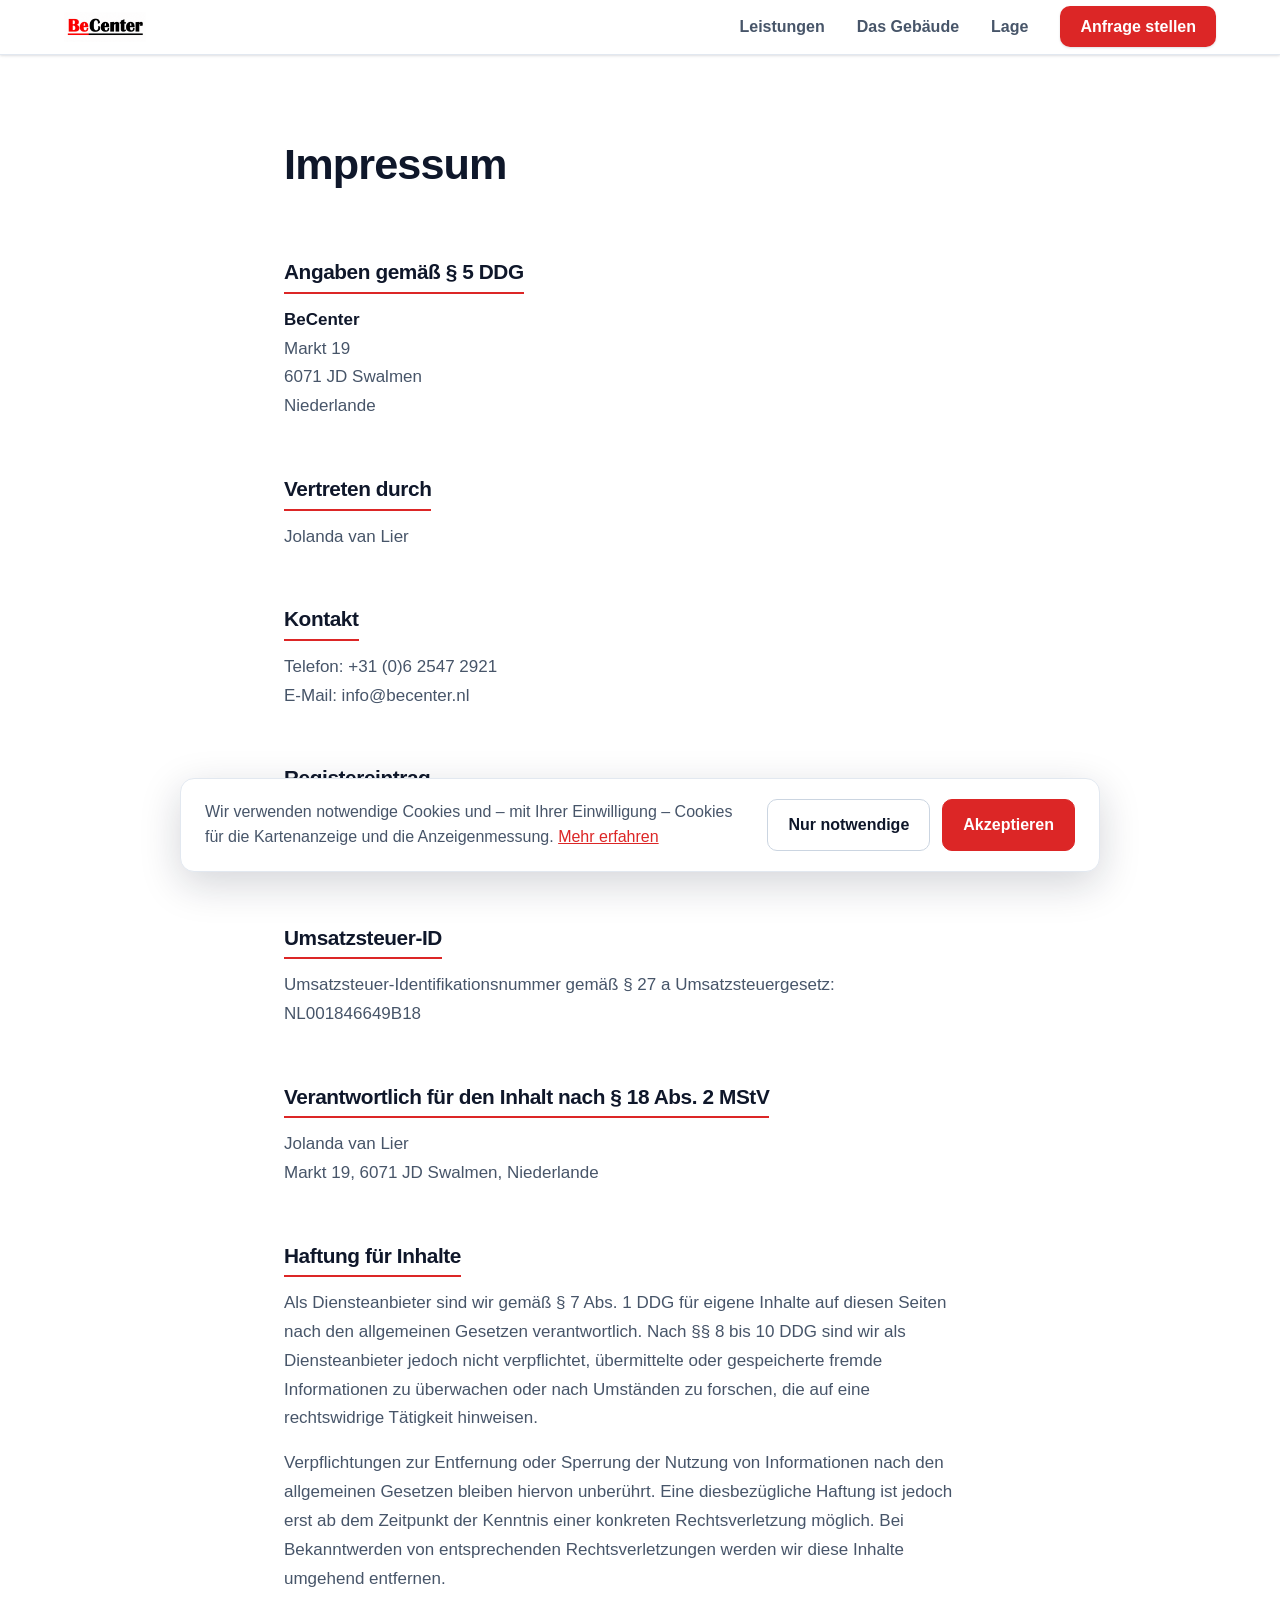
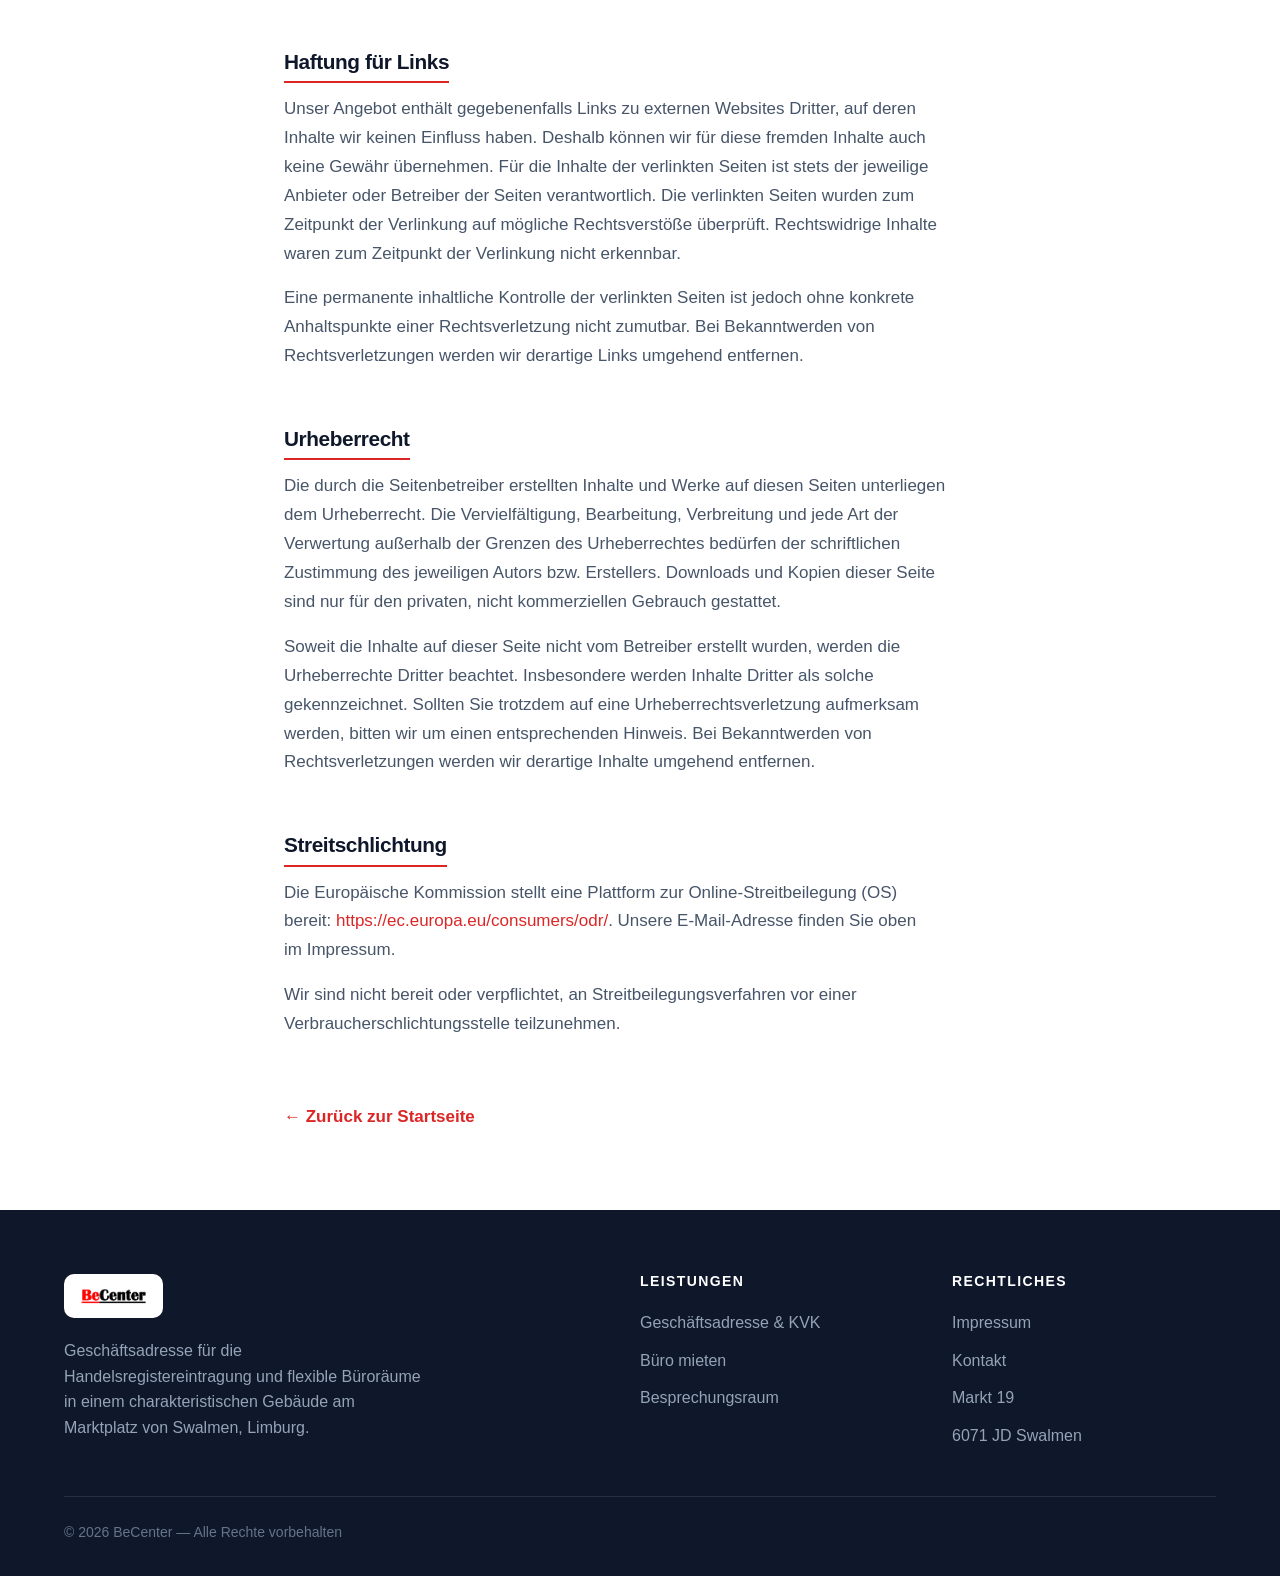
<file: impressum.html>
<!DOCTYPE html>
<html lang="de">
<head>
  <meta charset="UTF-8">
  <meta name="viewport" content="width=device-width, initial-scale=1.0">
  <title>Impressum — BeCenter | buroadresseniederlande.com</title>
  <meta name="description" content="Impressum von BeCenter — Geschäftsadresse & Büro mieten in den Niederlanden.">
  <meta name="robots" content="noindex, follow">
  <link rel="icon" href="data:image/svg+xml,%3Csvg xmlns='http://www.w3.org/2000/svg' viewBox='0 0 32 32'%3E%3Crect width='32' height='32' fill='%23ffffff' rx='4'/%3E%3Ctext x='50%25' y='52%25' dominant-baseline='central' text-anchor='middle' font-family='Helvetica%2C Arial%2C sans-serif' font-weight='bold' font-size='17' fill='%23DC2626'%3EBe%3C/text%3E%3C/svg%3E">
  <link rel="stylesheet" href="./base.css">
  <link rel="stylesheet" href="./style.css">
  <style>
    /* Specifiek voor de Impressum-pagina */
    .legal { padding-top: calc(76px + var(--space-16)); padding-bottom: var(--space-20); }
    .legal__inner { max-width: 760px; margin: 0 auto; padding: 0 var(--space-6); }
    .legal h1 { font-size: var(--text-2xl); margin-bottom: var(--space-8); }
    .legal h2 {
      font-size: var(--text-lg); margin: var(--space-10) 0 var(--space-3);
      padding-bottom: var(--space-2); border-bottom: 2px solid var(--color-accent);
      display: inline-block;
    }
    .legal p { color: var(--color-text-muted); line-height: 1.7; margin-bottom: var(--space-4); }
    .legal strong { color: var(--color-text); }
    .legal .fill { background: var(--color-accent-soft); color: var(--color-accent-dark); padding: 1px 6px; border-radius: 4px; font-weight: 600; }
    .legal a { color: var(--color-accent); }
    .legal .back {
      display: inline-flex; align-items: center; gap: var(--space-2);
      margin-top: var(--space-12); font-weight: 700; color: var(--color-accent);
    }
  </style>
</head>
<body>

  <!-- ─── Navigation ─── -->
  <nav id="nav" class="nav nav--scrolled" aria-label="Hauptnavigation">
    <div class="nav__inner">
      <a href="./index.html" class="nav__logo" aria-label="BeCenter Startseite"><img src="./Becenter.png" alt="BeCenter" class="nav__logo-img"></a>
      <ul class="nav__links" role="list">
        <li><a href="./index.html#diensten" class="nav__link">Leistungen</a></li>
        <li><a href="./index.html#pand" class="nav__link">Das Gebäude</a></li>
        <li><a href="./index.html#locatie" class="nav__link">Lage</a></li>
        <li><a href="./index.html#contact" class="nav__cta">Anfrage stellen</a></li>
      </ul>
    </div>
  </nav>

  <!-- ─── Impressum ─── -->
  <section class="legal">
    <div class="legal__inner">
      <h1>Impressum</h1>

      <h2>Angaben gemäß § 5 DDG</h2>
      <p>
        <strong>BeCenter</strong><br>
        Markt 19<br>
        6071 JD Swalmen<br>
        Niederlande
      </p>

      <h2>Vertreten durch</h2>
      <p>Jolanda van Lier</p>

      <h2>Kontakt</h2>
      <p>
        Telefon: +31 (0)6 2547 2921<br>
        E-Mail: info@becenter.nl
      </p>

      <h2>Registereintrag</h2>
      <p>
        Eintragung im Handelsregister (Kamer van Koophandel)<br>
        KVK-Nummer: 70467110
      </p>

      <h2>Umsatzsteuer-ID</h2>
      <p>
        Umsatzsteuer-Identifikationsnummer gemäß § 27 a Umsatzsteuergesetz:<br>
        NL001846649B18
      </p>

      <h2>Verantwortlich für den Inhalt nach § 18 Abs. 2 MStV</h2>
      <p>
        Jolanda van Lier<br>
        Markt 19, 6071 JD Swalmen, Niederlande
      </p>

      <h2>Haftung für Inhalte</h2>
      <p>Als Diensteanbieter sind wir gemäß § 7 Abs. 1 DDG für eigene Inhalte auf diesen Seiten nach den allgemeinen Gesetzen verantwortlich. Nach §§ 8 bis 10 DDG sind wir als Diensteanbieter jedoch nicht verpflichtet, übermittelte oder gespeicherte fremde Informationen zu überwachen oder nach Umständen zu forschen, die auf eine rechtswidrige Tätigkeit hinweisen.</p>
      <p>Verpflichtungen zur Entfernung oder Sperrung der Nutzung von Informationen nach den allgemeinen Gesetzen bleiben hiervon unberührt. Eine diesbezügliche Haftung ist jedoch erst ab dem Zeitpunkt der Kenntnis einer konkreten Rechtsverletzung möglich. Bei Bekanntwerden von entsprechenden Rechtsverletzungen werden wir diese Inhalte umgehend entfernen.</p>

      <h2>Haftung für Links</h2>
      <p>Unser Angebot enthält gegebenenfalls Links zu externen Websites Dritter, auf deren Inhalte wir keinen Einfluss haben. Deshalb können wir für diese fremden Inhalte auch keine Gewähr übernehmen. Für die Inhalte der verlinkten Seiten ist stets der jeweilige Anbieter oder Betreiber der Seiten verantwortlich. Die verlinkten Seiten wurden zum Zeitpunkt der Verlinkung auf mögliche Rechtsverstöße überprüft. Rechtswidrige Inhalte waren zum Zeitpunkt der Verlinkung nicht erkennbar.</p>
      <p>Eine permanente inhaltliche Kontrolle der verlinkten Seiten ist jedoch ohne konkrete Anhaltspunkte einer Rechtsverletzung nicht zumutbar. Bei Bekanntwerden von Rechtsverletzungen werden wir derartige Links umgehend entfernen.</p>

      <h2>Urheberrecht</h2>
      <p>Die durch die Seitenbetreiber erstellten Inhalte und Werke auf diesen Seiten unterliegen dem Urheberrecht. Die Vervielfältigung, Bearbeitung, Verbreitung und jede Art der Verwertung außerhalb der Grenzen des Urheberrechtes bedürfen der schriftlichen Zustimmung des jeweiligen Autors bzw. Erstellers. Downloads und Kopien dieser Seite sind nur für den privaten, nicht kommerziellen Gebrauch gestattet.</p>
      <p>Soweit die Inhalte auf dieser Seite nicht vom Betreiber erstellt wurden, werden die Urheberrechte Dritter beachtet. Insbesondere werden Inhalte Dritter als solche gekennzeichnet. Sollten Sie trotzdem auf eine Urheberrechtsverletzung aufmerksam werden, bitten wir um einen entsprechenden Hinweis. Bei Bekanntwerden von Rechtsverletzungen werden wir derartige Inhalte umgehend entfernen.</p>

      <h2>Streitschlichtung</h2>
      <p>Die Europäische Kommission stellt eine Plattform zur Online-Streitbeilegung (OS) bereit: <a href="https://ec.europa.eu/consumers/odr/" target="_blank" rel="noopener">https://ec.europa.eu/consumers/odr/</a>. Unsere E-Mail-Adresse finden Sie oben im Impressum.</p>
      <p>Wir sind nicht bereit oder verpflichtet, an Streitbeilegungsverfahren vor einer Verbraucherschlichtungsstelle teilzunehmen.</p>

      <a href="./index.html" class="back">← Zurück zur Startseite</a>
    </div>
  </section>

  <!-- ─── Footer ─── -->
  <footer class="footer">
    <div class="footer__inner">
      <div class="footer__top">
        <div class="footer__brand">
          <div class="footer__brand-logo">
            <img src="./logo.png" alt="BeCenter" class="footer__logo-img">
          </div>
          <p class="footer__brand-desc">Geschäftsadresse für die Handelsregistereintragung und flexible Büroräume in einem charakteristischen Gebäude am Marktplatz von Swalmen, Limburg.</p>
        </div>
        <div>
          <h3 class="footer__col-title">Leistungen</h3>
          <ul class="footer__links" role="list">
            <li><a href="./index.html#diensten">Geschäftsadresse &amp; KVK</a></li>
            <li><a href="./index.html#diensten">Büro mieten</a></li>
            <li><a href="./index.html#diensten">Besprechungsraum</a></li>
          </ul>
        </div>
        <div>
          <h3 class="footer__col-title">Rechtliches</h3>
          <ul class="footer__links" role="list">
            <li><a href="./impressum.html">Impressum</a></li>
            <li><a href="./index.html#contact">Kontakt</a></li>
            <li>Markt 19</li>
            <li>6071 JD Swalmen</li>
          </ul>
        </div>
      </div>
      <div class="footer__bottom">
        <p class="footer__copyright">© 2026 BeCenter — Alle Rechte vorbehalten</p>
      </div>
    </div>
  </footer>


  <script src="./cookie.js?v=3"></script>
</body>
</html>
</file>
<file: base.css>
/* base.css — BeCenter.nl Design System */

*, *::before, *::after { box-sizing: border-box; margin: 0; padding: 0; }

html {
  -moz-text-size-adjust: none;
  -webkit-text-size-adjust: none;
  text-size-adjust: none;
  -webkit-font-smoothing: antialiased;
  -moz-osx-font-smoothing: grayscale;
  text-rendering: optimizeLegibility;
  scroll-behavior: smooth;
  hanging-punctuation: first last;
  scroll-padding-top: 5rem;
}

body {
  min-height: 100dvh;
  line-height: 1.6;
  font-family: var(--font-body, sans-serif);
  font-size: var(--text-base);
  color: var(--color-text);
  background-color: var(--color-bg);
}

img, picture, video, canvas, svg { display: block; max-width: 100%; height: auto; }
ul[role="list"], ol[role="list"] { list-style: none; }
input, button, textarea, select { font: inherit; color: inherit; }

h1, h2, h3, h4, h5, h6 { text-wrap: balance; line-height: 1.15; }
p, li, figcaption { text-wrap: pretty; max-width: 72ch; }

::selection {
  background: rgba(201, 169, 110, 0.3);
  color: #fff;
}

:focus-visible {
  outline: 2px solid var(--color-accent);
  outline-offset: 3px;
  border-radius: 2px;
}

@media (prefers-reduced-motion: reduce) {
  *, *::before, *::after {
    animation-duration: 0.01ms !important;
    animation-iteration-count: 1 !important;
    transition-duration: 0.01ms !important;
    scroll-behavior: auto !important;
  }
}

button { cursor: pointer; background: none; border: none; }
table { border-collapse: collapse; width: 100%; }

a, button, [role="button"], [role="link"], input, textarea, select {
  transition: color 180ms cubic-bezier(0.16, 1, 0.3, 1),
              background 180ms cubic-bezier(0.16, 1, 0.3, 1),
              border-color 180ms cubic-bezier(0.16, 1, 0.3, 1),
              box-shadow 180ms cubic-bezier(0.16, 1, 0.3, 1),
              transform 180ms cubic-bezier(0.16, 1, 0.3, 1),
              opacity 180ms cubic-bezier(0.16, 1, 0.3, 1);
}

.sr-only {
  position: absolute; width: 1px; height: 1px; padding: 0; margin: -1px;
  overflow: hidden; clip: rect(0, 0, 0, 0); white-space: nowrap; border-width: 0;
}
</file>
<file: style.css>
/* style.css — buroadresseniederlande.com
   Modern, helder, zakelijk thema (licht + blauw) — gericht op Duitse ondernemers */

/* ═══════════════════════════════════════════
   DESIGN TOKENS
   ═══════════════════════════════════════════ */
:root {
  /* Typografie — strakke, moderne sans-serif */
  --font-display: -apple-system, BlinkMacSystemFont, "Segoe UI", Roboto, Helvetica, Arial, sans-serif;
  --font-body: -apple-system, BlinkMacSystemFont, "Segoe UI", Roboto, Helvetica, Arial, sans-serif;

  /* Type-schaal */
  --text-xs:   clamp(0.75rem,  0.7rem  + 0.25vw, 0.875rem);
  --text-sm:   clamp(0.875rem, 0.82rem + 0.3vw,  1rem);
  --text-base: clamp(1rem,     0.96rem + 0.2vw,  1.0625rem);
  --text-lg:   clamp(1.125rem, 1.05rem + 0.4vw,  1.3rem);
  --text-xl:   clamp(1.35rem,  1.1rem  + 1vw,    1.8rem);
  --text-2xl:  clamp(1.8rem,   1.3rem  + 2vw,    2.7rem);
  --text-3xl:  clamp(2.2rem,   1.4rem  + 3vw,    3.4rem);

  /* Spacing */
  --space-1:0.25rem; --space-2:0.5rem; --space-3:0.75rem; --space-4:1rem;
  --space-5:1.25rem; --space-6:1.5rem; --space-7:1.75rem; --space-8:2rem;
  --space-10:2.5rem; --space-12:3rem; --space-16:4rem; --space-20:5rem;
  --space-24:6rem; --space-32:8rem;

  /* Kleuren — licht thema */
  --color-bg:        #ffffff;
  --color-surface:   #f8fafc;
  --color-surface-2: #f1f5f9;
  --color-surface-3: #e9eef5;
  --color-border:    #e2e8f0;
  --color-border-2:  #cbd5e1;
  --color-divider:   #e2e8f0;

  --color-text:       #0f172a;
  --color-text-muted: #475569;
  --color-text-faint: #94a3b8;

  /* Accent — merkrood */
  --color-accent:        #DC2626;
  --color-accent-hover:  #B91C1C;
  --color-accent-dark:   #991B1B;
  --color-accent-soft:   #fef2f2;
  --color-accent-muted:  rgba(220, 38, 38, 0.12);

  /* Donkere sectie (voor contrast-blokken zoals footer/stats) */
  --color-ink:        #0f172a;
  --color-ink-2:      #1e293b;

  /* Radius */
  --radius-sm:0.375rem; --radius-md:0.625rem; --radius-lg:0.875rem;
  --radius-xl:1.25rem; --radius-2xl:1.75rem;

  /* Transities */
  --ease-out: cubic-bezier(0.16, 1, 0.3, 1);
  --transition: 200ms cubic-bezier(0.16, 1, 0.3, 1);

  /* Schaduwen — zacht, modern */
  --shadow-sm: 0 1px 2px rgba(15,23,42,0.06), 0 1px 3px rgba(15,23,42,0.08);
  --shadow-md: 0 4px 6px rgba(15,23,42,0.05), 0 10px 20px rgba(15,23,42,0.08);
  --shadow-lg: 0 12px 24px rgba(15,23,42,0.08), 0 24px 48px rgba(15,23,42,0.10);
  --shadow-blue: 0 8px 24px rgba(37,99,235,0.25);

  --content-wide: 1200px;
}

/* ═══════════════════════════════════════════
   BASIS
   ═══════════════════════════════════════════ */
body {
  font-family: var(--font-body);
  color: var(--color-text);
  background: var(--color-bg);
  font-size: var(--text-base);
}

h1, h2, h3, h4 {
  font-family: var(--font-display);
  color: var(--color-text);
  font-weight: 700;
  letter-spacing: -0.02em;
  line-height: 1.12;
}

a { color: var(--color-accent); text-decoration: none; }
a:hover { color: var(--color-accent-hover); }

.container {
  max-width: var(--content-wide);
  margin: 0 auto;
  padding: 0 var(--space-6);
}

.section { padding: clamp(var(--space-16), 7vw, var(--space-32)) 0; }

.section__label {
  display: inline-block;
  font-size: var(--text-xs);
  font-weight: 700;
  letter-spacing: 0.12em;
  text-transform: uppercase;
  color: var(--color-accent);
  margin-bottom: var(--space-3);
}

.section__title {
  font-size: var(--text-2xl);
  margin-bottom: var(--space-5);
  max-width: 22ch;
}

.section__text, .section__sub {
  font-size: var(--text-lg);
  color: var(--color-text-muted);
  max-width: 60ch;
  line-height: 1.65;
}

.section__header { margin-bottom: var(--space-12); }

/* ═══════════════════════════════════════════
   NAVIGATIE
   ═══════════════════════════════════════════ */
.nav {
  position: fixed;
  top: 0; left: 0; right: 0;
  z-index: 100;
  padding: var(--space-4) 0;
  background: #ffffff;
  border-bottom: 1px solid transparent;
  transition: padding var(--transition), border-color var(--transition), box-shadow var(--transition);
}
.nav--scrolled {
  padding: var(--space-3) 0;
  border-bottom-color: var(--color-border);
  box-shadow: var(--shadow-sm);
}
.nav__inner {
  max-width: var(--content-wide);
  margin: 0 auto;
  padding: 0 var(--space-6);
  display: flex; align-items: center; justify-content: space-between;
}
.nav__logo { display: flex; align-items: center; }
.nav__logo-img {
  height: 30px; width: auto; display: block;
}

.nav__links { display: flex; align-items: center; gap: var(--space-8); list-style: none; }
.nav__link {
  font-size: var(--text-sm); font-weight: 600;
  color: var(--color-text-muted);
  position: relative;
}
.nav__link:hover { color: var(--color-text); }
.nav__link::after {
  content: ''; position: absolute; bottom: -5px; left: 0;
  width: 0; height: 2px; background: var(--color-accent);
  border-radius: 2px; transition: width var(--transition);
}
.nav__link:hover::after { width: 100%; }

.nav__cta {
  font-size: var(--text-sm); font-weight: 700;
  color: #fff; background: var(--color-accent);
  padding: var(--space-3) var(--space-5);
  border-radius: var(--radius-md);
  box-shadow: var(--shadow-sm);
  transition: background var(--transition), transform var(--transition), box-shadow var(--transition);
}
.nav__cta:hover {
  background: var(--color-accent-hover); color: #fff;
  transform: translateY(-1px); box-shadow: var(--shadow-blue);
}

.nav__hamburger {
  display: none; flex-direction: column; gap: 5px;
  padding: var(--space-2); z-index: 101;
}
.nav__hamburger span {
  display: block; width: 24px; height: 2px;
  background: var(--color-text); border-radius: 2px;
  transition: transform var(--transition), opacity var(--transition);
}
.nav__hamburger.active span:nth-child(1) { transform: translateY(7px) rotate(45deg); }
.nav__hamburger.active span:nth-child(2) { opacity: 0; }
.nav__hamburger.active span:nth-child(3) { transform: translateY(-7px) rotate(-45deg); }

@media (max-width: 860px) {
  .nav__hamburger { display: flex; }
  .nav__links {
    position: fixed; inset: 0;
    background: #fff;
    flex-direction: column; justify-content: center;
    gap: var(--space-6);
    opacity: 0; pointer-events: none;
    transition: opacity var(--transition);
  }
  .nav__links.open { opacity: 1; pointer-events: auto; }
  .nav__link { font-size: var(--text-xl); }
  .nav__cta { font-size: var(--text-lg); padding: var(--space-3) var(--space-8); }
}

/* ═══════════════════════════════════════════
   HERO
   ═══════════════════════════════════════════ */
.hero {
  padding-top: calc(76px + var(--space-16));
  padding-bottom: var(--space-20);
  background:
    radial-gradient(1200px 500px at 80% -10%, var(--color-accent-soft), transparent 60%),
    linear-gradient(180deg, #ffffff 0%, var(--color-surface) 100%);
}
.hero__inner {
  max-width: var(--content-wide); margin: 0 auto; padding: 0 var(--space-6);
  display: grid; grid-template-columns: 1.05fr 0.95fr;
  gap: var(--space-16); align-items: center;
}
.hero__content { display: flex; flex-direction: column; align-items: flex-start; }
.hero__title {
  font-size: var(--text-3xl);
  margin-bottom: var(--space-5);
  letter-spacing: -0.03em;
}
.hero__subtitle {
  font-size: var(--text-lg);
  color: var(--color-text-muted);
  line-height: 1.65; margin-bottom: var(--space-8);
  max-width: 46ch;
}
.hero__trust { display: flex; flex-wrap: wrap; gap: var(--space-3); margin-bottom: var(--space-8); }
.hero__trust-item {
  display: inline-flex; align-items: center; gap: var(--space-2);
  font-size: var(--text-sm); font-weight: 600;
  color: var(--color-text);
  background: #fff;
  border: 1px solid var(--color-border);
  padding: var(--space-2) var(--space-4);
  border-radius: 100px;
  box-shadow: var(--shadow-sm);
}
.hero__trust-item::before {
  content: '✓'; color: var(--color-accent); font-weight: 800;
}
.hero__actions { display: flex; gap: var(--space-4); flex-wrap: wrap; }
.hero__cta {
  display: inline-flex; align-items: center; gap: var(--space-3);
  font-size: var(--text-base); font-weight: 700;
  color: #fff; background: var(--color-accent);
  padding: var(--space-4) var(--space-8);
  border-radius: var(--radius-md);
  box-shadow: var(--shadow-blue);
  transition: background var(--transition), transform var(--transition), box-shadow var(--transition);
}
.hero__cta:hover {
  background: var(--color-accent-hover); color: #fff;
  transform: translateY(-2px);
  box-shadow: 0 12px 32px rgba(37,99,235,0.35);
}

.hero__image-col { position: relative; }
.hero__image-wrapper {
  position: relative; border-radius: var(--radius-2xl); overflow: hidden;
  box-shadow: var(--shadow-lg);
  border: 1px solid var(--color-border);
}
.hero__image-wrapper img {
  width: 100%; height: auto; display: block;
  aspect-ratio: 4/3; object-fit: cover;
}

@media (max-width: 860px) {
  .hero { padding-top: calc(68px + var(--space-10)); padding-bottom: var(--space-12); }
  .hero__inner { grid-template-columns: 1fr; gap: var(--space-10); }
  .hero__image-col { order: -1; }
}

/* ═══════════════════════════════════════════
   STATS BAR
   ═══════════════════════════════════════════ */
.stats { background: var(--color-ink); }
.stats__inner {
  max-width: var(--content-wide); margin: 0 auto;
  padding: var(--space-10) var(--space-6);
  display: grid; grid-template-columns: repeat(3, 1fr); gap: var(--space-8);
}
.stats__inner > div {
  text-align: center;
  padding: 0 var(--space-4);
  border-left: 1px solid rgba(255,255,255,0.12);
}
.stats__inner > div:first-child { border-left: none; }
.stat__value {
  font-family: var(--font-display);
  font-size: var(--text-lg); font-weight: 700;
  color: #fff; margin-bottom: var(--space-2); line-height: 1.3;
}
.stat__label {
  font-size: var(--text-xs); font-weight: 600;
  color: #f87171;
  text-transform: uppercase; letter-spacing: 0.1em;
}
@media (max-width: 760px) {
  .stats__inner { grid-template-columns: 1fr; gap: var(--space-6); }
  .stats__inner > div { border-left: none; padding-bottom: var(--space-6); border-bottom: 1px solid rgba(255,255,255,0.12); }
  .stats__inner > div:last-child { border-bottom: none; padding-bottom: 0; }
}

/* ═══════════════════════════════════════════
   OVER (ABOUT)
   ═══════════════════════════════════════════ */
.about__grid {
  display: grid; grid-template-columns: 1fr 1fr;
  gap: var(--space-12); align-items: center;
  margin-top: var(--space-12);
}
.about__image-wrapper {
  position: relative; overflow: hidden;
  border-radius: var(--radius-xl);
  box-shadow: var(--shadow-md);
  border: 1px solid var(--color-border);
}
.about__image-wrapper img {
  width: 100%; height: 100%; object-fit: cover; aspect-ratio: 4/3;
}
.about__image-accent { display: none; }

.about__cards { display: grid; grid-template-columns: 1fr 1fr; gap: var(--space-4); }
.about__card {
  padding: var(--space-6);
  background: #fff;
  border: 1px solid var(--color-border);
  border-radius: var(--radius-lg);
  transition: border-color var(--transition), box-shadow var(--transition), transform var(--transition);
}
.about__card:hover {
  border-color: var(--color-accent);
  box-shadow: var(--shadow-md);
  transform: translateY(-3px);
}
.about__card-title {
  font-size: var(--text-base); font-weight: 700;
  margin-bottom: var(--space-2);
  padding-left: var(--space-4); position: relative;
}
.about__card-title::before {
  content: ''; position: absolute; left: 0; top: 4px; bottom: 4px;
  width: 4px; border-radius: 4px; background: var(--color-accent);
}
.about__card-desc { font-size: var(--text-sm); color: var(--color-text-muted); line-height: 1.6; }

@media (max-width: 860px) {
  .about__grid { grid-template-columns: 1fr; gap: var(--space-8); }
  .about__cards { grid-template-columns: 1fr; }
}

/* ═══════════════════════════════════════════
   DIVIDER
   ═══════════════════════════════════════════ */
.divider { max-width: var(--content-wide); margin: 0 auto; padding: 0 var(--space-6); }
.divider__line { height: 1px; background: var(--color-border); }

/* ═══════════════════════════════════════════
   DIENSTEN (SERVICES)
   ═══════════════════════════════════════════ */
.services { background: var(--color-surface); }
.services__grid {
  display: grid; gap: var(--space-5); margin-top: var(--space-12);
}
.services__grid--four { grid-template-columns: repeat(3, 1fr); }

.service-card {
  position: relative;
  padding: var(--space-7) var(--space-6);
  background: #fff;
  border: 1px solid var(--color-border);
  border-radius: var(--radius-xl);
  display: flex; flex-direction: column;
  transition: border-color var(--transition), transform var(--transition), box-shadow var(--transition);
}
.service-card:hover {
  border-color: var(--color-accent);
  transform: translateY(-5px);
  box-shadow: var(--shadow-lg);
}
.service-card--featured {
  border-color: var(--color-accent);
  box-shadow: 0 0 0 1px var(--color-accent), var(--shadow-md);
}
.service-card__badge {
  display: inline-block; align-self: flex-start;
  font-size: var(--text-xs); font-weight: 700;
  letter-spacing: 0.06em; text-transform: uppercase;
  color: #fff; background: var(--color-accent);
  padding: var(--space-1) var(--space-3);
  border-radius: 100px; margin-bottom: var(--space-4);
}
/* Niet-featured kaarten: titel uitlijnen op gelijke hoogte als featured */
.service-card:not(.service-card--featured) .service-card__title {
  margin-top: calc(var(--text-xs) + var(--space-1) * 2 + var(--space-4));
}
.service-card__title {
  font-size: var(--text-lg); font-weight: 700;
  margin-bottom: var(--space-3); line-height: 1.2;
  overflow-wrap: break-word; hyphens: auto;
}
.service-card__desc {
  font-size: var(--text-sm); color: var(--color-text-muted);
  line-height: 1.55; margin-bottom: var(--space-5);
}
.service-card__features {
  list-style: none; padding: 0; margin: 0 0 auto;
  display: flex; flex-direction: column; gap: var(--space-3);
}
.service-card__feature {
  display: flex; align-items: flex-start; gap: var(--space-3);
  font-size: var(--text-sm); color: var(--color-text); line-height: 1.45;
}
.service-card__feature::before {
  content: ''; flex-shrink: 0; margin-top: 2px;
  width: 18px; height: 18px; border-radius: 50%;
  background-color: var(--color-accent-soft);
  background-image: url("data:image/svg+xml,%3Csvg xmlns='http://www.w3.org/2000/svg' width='12' height='12' viewBox='0 0 24 24' fill='none' stroke='%23DC2626' stroke-width='3' stroke-linecap='round' stroke-linejoin='round'%3E%3Cpolyline points='20 6 9 17 4 12'/%3E%3C/svg%3E");
  background-repeat: no-repeat; background-position: center;
}
.service-card__price {
  margin-top: var(--space-7); padding-top: var(--space-5);
  border-top: 1px solid var(--color-border);
}
.service-card__price-label {
  font-size: var(--text-xs); color: var(--color-text-faint);
  text-transform: uppercase; letter-spacing: 0.08em; margin-bottom: var(--space-1);
}
.service-card__price-value {
  font-family: var(--font-display);
  font-size: var(--text-xl); font-weight: 800; color: var(--color-text);
}
.service-card__price-period {
  font-size: var(--text-sm); font-weight: 500; color: var(--color-text-muted);
}
.service-card__cta {
  margin-top: var(--space-5);
  display: inline-flex; align-items: center; justify-content: center;
  font-size: var(--text-sm); font-weight: 700;
  color: var(--color-accent); background: var(--color-accent-soft);
  padding: var(--space-3) var(--space-5);
  border-radius: var(--radius-md);
  transition: background var(--transition), color var(--transition), transform var(--transition);
}
.service-card__cta:hover {
  background: var(--color-accent); color: #fff; transform: translateY(-1px);
}
.service-card--featured .service-card__cta { background: var(--color-accent); color: #fff; }
.service-card--featured .service-card__cta:hover { background: var(--color-accent-hover); }

@media (max-width: 1024px) {
  .services__grid--four { grid-template-columns: repeat(3, 1fr); gap: var(--space-4); }
}
@media (max-width: 880px) {
  .services__grid--four { grid-template-columns: 1fr; max-width: 440px; margin-left: auto; margin-right: auto; }
  .service-card:not(.service-card--featured) .service-card__title { margin-top: 0; }
}

/* ═══════════════════════════════════════════
   HET PAND
   ═══════════════════════════════════════════ */
.pand__content {
  display: grid; grid-template-columns: 1fr 1fr;
  gap: var(--space-12); align-items: start; margin-top: var(--space-12);
}
.pand__text p { color: var(--color-text-muted); font-size: var(--text-base); line-height: 1.7; margin-bottom: var(--space-5); }
.pand__facilities {
  display: grid; grid-template-columns: 1fr 1fr; gap: var(--space-3); margin-top: var(--space-6);
}
.pand__facility {
  display: flex; align-items: center; gap: var(--space-3);
  font-size: var(--text-sm); font-weight: 600; color: var(--color-text);
  background: var(--color-surface);
  border: 1px solid var(--color-border);
  padding: var(--space-3) var(--space-4);
  border-radius: var(--radius-md);
}
.pand__facility::before {
  content: ''; flex-shrink: 0;
  width: 8px; height: 8px; border-radius: 50%;
  background: var(--color-accent);
}
.pand__gallery { display: grid; grid-template-columns: 1fr 1fr; gap: var(--space-4); }
.pand__gallery-item {
  overflow: hidden; border-radius: var(--radius-lg); aspect-ratio: 4/3;
  border: 1px solid var(--color-border); box-shadow: var(--shadow-sm);
}
.pand__gallery-item img { width: 100%; height: 100%; object-fit: cover; transition: transform 0.6s var(--ease-out); }
.pand__gallery-item:hover img { transform: scale(1.05); }

@media (max-width: 860px) {
  .pand__content { grid-template-columns: 1fr; gap: var(--space-8); }
  .pand__facilities { grid-template-columns: 1fr; }
}

/* ═══════════════════════════════════════════
   LOCATIE
   ═══════════════════════════════════════════ */
.location__content {
  display: grid; grid-template-columns: 1fr 1fr;
  gap: var(--space-12); margin-top: var(--space-4); align-items: start;
}
.location__text p { color: var(--color-text-muted); font-size: var(--text-base); line-height: 1.7; margin-bottom: var(--space-5); }
.location__highlights {
  display: grid; grid-template-columns: 1fr; gap: var(--space-3);
  margin-top: var(--space-6); list-style: none; padding: 0;
}
.location__highlight {
  display: flex; align-items: center; gap: var(--space-3);
  font-size: var(--text-sm); font-weight: 600; color: var(--color-text);
  background: #fff; border: 1px solid var(--color-border);
  padding: var(--space-4) var(--space-5); border-radius: var(--radius-md);
  transition: border-color var(--transition), transform var(--transition);
}
.location__highlight:hover { border-color: var(--color-accent); transform: translateX(3px); }
.location__highlight::before {
  content: ''; flex-shrink: 0;
  width: 22px; height: 22px; border-radius: 50%;
  background-color: var(--color-accent-soft);
  background-image: url("data:image/svg+xml,%3Csvg xmlns='http://www.w3.org/2000/svg' width='13' height='13' viewBox='0 0 24 24' fill='none' stroke='%23DC2626' stroke-width='3' stroke-linecap='round' stroke-linejoin='round'%3E%3Cpolyline points='20 6 9 17 4 12'/%3E%3C/svg%3E");
  background-repeat: no-repeat; background-position: center;
}
.location__map-wrapper {
  border-radius: var(--radius-xl); overflow: hidden;
  border: 1px solid var(--color-border); box-shadow: var(--shadow-md);
  aspect-ratio: 4/3;
}
.location__map-wrapper iframe { width: 100%; height: 100%; border: 0; }

@media (max-width: 860px) {
  .location__content { grid-template-columns: 1fr; gap: var(--space-8); }
}

/* ═══════════════════════════════════════════
   FAQ
   ═══════════════════════════════════════════ */
.faq { background: var(--color-surface); }
.faq__list { max-width: 820px; margin: var(--space-12) auto 0; display: flex; flex-direction: column; gap: var(--space-3); }
.faq__item {
  background: #fff; border: 1px solid var(--color-border);
  border-radius: var(--radius-lg); overflow: hidden;
  transition: border-color var(--transition), box-shadow var(--transition);
}
.faq__item.open { border-color: var(--color-accent); box-shadow: var(--shadow-sm); }
button.faq__question {
  width: 100%; text-align: left;
  padding: var(--space-5) var(--space-6);
  font-family: var(--font-body);
  font-size: var(--text-base); font-weight: 700; color: var(--color-text);
  cursor: pointer; display: flex; justify-content: space-between; align-items: center; gap: var(--space-4);
}
button.faq__question::after {
  content: '+'; font-size: 1.6rem; font-weight: 300; line-height: 1;
  color: var(--color-accent); flex-shrink: 0;
  transition: transform var(--transition);
}
.faq__item.open button.faq__question::after { transform: rotate(45deg); }
.faq__answer {
  overflow: hidden; max-height: 0;
  transition: max-height 0.4s var(--ease-out), padding 0.4s var(--ease-out);
  padding: 0 var(--space-6);
}
.faq__item.open .faq__answer { max-height: 500px; padding-bottom: var(--space-5); }
.faq__answer p { color: var(--color-text-muted); font-size: var(--text-base); line-height: 1.7; }

/* ═══════════════════════════════════════════
   CONTACT
   ═══════════════════════════════════════════ */
.contact__content {
  display: grid; grid-template-columns: 0.9fr 1.1fr;
  gap: var(--space-12); margin-top: var(--space-4); align-items: start;
}
.contact__info { display: flex; flex-direction: column; gap: var(--space-6); }
.contact__info > div:first-child { margin-bottom: var(--space-2); }
.contact__info-item { display: flex; gap: var(--space-4); align-items: flex-start; }
.contact__info-icon {
  width: 44px; height: 44px; border-radius: var(--radius-md);
  background: var(--color-accent-soft);
  display: flex; align-items: center; justify-content: center; flex-shrink: 0;
}
.contact__info-icon svg { width: 20px; height: 20px; color: var(--color-accent); }
.contact__info-label { font-size: var(--text-xs); color: var(--color-text-faint); text-transform: uppercase; letter-spacing: 0.08em; margin-bottom: var(--space-1); font-weight: 600; }
.contact__info-value { font-size: var(--text-base); color: var(--color-text); line-height: 1.5; }
.contact__info-value a { color: var(--color-text); }
.contact__info-value a:hover { color: var(--color-accent); }

.contact__form {
  display: flex; flex-direction: column; gap: var(--space-4);
  background: #fff;
  border: 1px solid var(--color-border);
  border-radius: var(--radius-xl);
  padding: var(--space-8);
  box-shadow: var(--shadow-md);
}
.form-group { display: flex; flex-direction: column; gap: var(--space-2); }
.form-group label { font-size: var(--text-sm); font-weight: 600; color: var(--color-text); }
.contact__content > * { min-width: 0; }
.contact__form { min-width: 0; }
.form-group input, .form-group select, .form-group textarea {
  width: 100%; min-width: 0;
  background: #fff;
  border: 1px solid var(--color-border-2);
  border-radius: var(--radius-md);
  padding: var(--space-3) var(--space-4);
  font-size: var(--text-base); color: var(--color-text);
  outline: none; transition: border-color var(--transition), box-shadow var(--transition);
}
.form-group input::placeholder, .form-group textarea::placeholder { color: var(--color-text-faint); }
.form-group input:focus, .form-group select:focus, .form-group textarea:focus {
  border-color: var(--color-accent);
  box-shadow: 0 0 0 3px var(--color-accent-muted);
}
.form-group select {
  appearance: none;
  background-image: url("data:image/svg+xml,%3Csvg xmlns='http://www.w3.org/2000/svg' width='16' height='16' viewBox='0 0 24 24' fill='none' stroke='%23475569' stroke-width='2' stroke-linecap='round' stroke-linejoin='round'%3E%3Cpath d='M6 9l6 6 6-6'/%3E%3C/svg%3E");
  background-repeat: no-repeat; background-position: right var(--space-4) center; padding-right: var(--space-10);
}
.form-group textarea { min-height: 120px; resize: vertical; }
.form__submit {
  margin-top: var(--space-2);
  font-family: var(--font-body); font-size: var(--text-base); font-weight: 700;
  color: #fff; background: var(--color-accent);
  padding: var(--space-4) var(--space-8);
  border: none; border-radius: var(--radius-md); cursor: pointer;
  box-shadow: var(--shadow-blue);
  transition: background var(--transition), transform var(--transition), box-shadow var(--transition);
}
.form__submit:hover { background: var(--color-accent-hover); transform: translateY(-2px); box-shadow: 0 12px 32px rgba(37,99,235,0.35); }

@media (max-width: 860px) {
  .contact__content { grid-template-columns: 1fr; gap: var(--space-10); }
  .contact__form { padding: var(--space-6); }
}

/* ═══════════════════════════════════════════
   FOOTER
   ═══════════════════════════════════════════ */
.footer { background: var(--color-ink); color: #cbd5e1; padding: var(--space-16) 0 var(--space-8); }
.footer__inner { max-width: var(--content-wide); margin: 0 auto; padding: 0 var(--space-6); }
.footer__top { display: grid; grid-template-columns: 2fr 1fr 1fr; gap: var(--space-12); margin-bottom: var(--space-12); }
.footer__brand { max-width: 360px; }
.footer__brand-logo { margin-bottom: var(--space-5); }
.footer__logo-img {
  height: 44px; width: auto; display: block;
  background: #fff;
  padding: 9px 14px;
  border-radius: var(--radius-md);
}
.footer__brand-desc { font-size: var(--text-sm); color: #94a3b8; line-height: 1.6; }
.footer__col-title { font-size: var(--text-xs); font-weight: 700; letter-spacing: 0.1em; text-transform: uppercase; color: #fff; margin-bottom: var(--space-5); }
.footer__links { list-style: none; display: flex; flex-direction: column; gap: var(--space-3); }
.footer__links li { font-size: var(--text-sm); color: #94a3b8; }
.footer__links a { font-size: var(--text-sm); color: #94a3b8; }
.footer__links a:hover { color: #fff; }
.footer__bottom { padding-top: var(--space-6); border-top: 1px solid rgba(255,255,255,0.1); }
.footer__copyright { font-size: var(--text-xs); color: #64748b; }

@media (max-width: 760px) {
  .footer__top { grid-template-columns: 1fr; gap: var(--space-8); }
}

/* ═══════════════════════════════════════════
   SCROLL REVEAL
   ═══════════════════════════════════════════ */
.reveal { opacity: 0; transform: translateY(24px); transition: opacity 0.7s var(--ease-out), transform 0.7s var(--ease-out); }
.reveal.visible { opacity: 1; transform: translateY(0); }

/* Selectie-kleur (base.css had goud) */
::selection { background: var(--color-accent-muted); color: var(--color-text); }


/* ═══════════════════════════════════════════
   COOKIE BANNER + MAP CONSENT
   ═══════════════════════════════════════════ */
.cookie-banner {
  position: fixed;
  left: 50%;
  bottom: clamp(12px, 3vw, 28px);
  transform: translateX(-50%);
  z-index: 1000;
  width: min(920px, calc(100% - 24px));
  display: flex;
  align-items: center;
  gap: var(--space-6);
  padding: var(--space-5) var(--space-6);
  background: #fff;
  color: var(--color-text, #0f172a);
  border: 1px solid var(--color-border, #e2e8f0);
  border-radius: var(--radius-lg, 14px);
  box-shadow: 0 12px 40px rgba(15,23,42,0.18);
}
.cookie-banner__text {
  margin: 0;
  font-size: var(--text-sm);
  line-height: 1.55;
  color: var(--color-text-muted, #475569);
}
.cookie-banner__text a { color: var(--color-accent); text-decoration: underline; }
.cookie-banner__actions { display: flex; gap: var(--space-3); flex-shrink: 0; }
.cookie-btn {
  font-family: inherit;
  font-size: var(--text-sm);
  font-weight: 700;
  padding: var(--space-3) var(--space-5);
  border-radius: var(--radius-md, 10px);
  cursor: pointer;
  border: 1px solid var(--color-border-2, #cbd5e1);
  background: transparent;
  color: var(--color-text, #0f172a);
  transition: all 180ms ease;
  white-space: nowrap;
}
.cookie-btn--ghost:hover { border-color: var(--color-accent); color: var(--color-accent); }
.cookie-btn--primary {
  background: var(--color-accent);
  border-color: var(--color-accent);
  color: #fff;
}
.cookie-btn--primary:hover { filter: brightness(1.08); }

.map-placeholder {
  position: absolute;
  inset: 0;
  display: flex;
  flex-direction: column;
  align-items: center;
  justify-content: center;
  gap: var(--space-4);
  text-align: center;
  padding: var(--space-6);
  background: var(--color-surface-2, #f1f5f9);
  border-radius: inherit;
}
.map-placeholder p {
  margin: 0;
  max-width: 42ch;
  font-size: var(--text-sm);
  color: var(--color-text-muted, #475569);
  line-height: 1.6;
}
.location__map-wrapper { position: relative; }

@media (max-width: 680px) {
  .cookie-banner { flex-direction: column; align-items: stretch; text-align: left; }
  .cookie-banner__actions { justify-content: stretch; }
  .cookie-btn { flex: 1; }
}


/* mobiel: nooit horizontaal scrollen */
html, body { overflow-x: hidden; }
</file>
